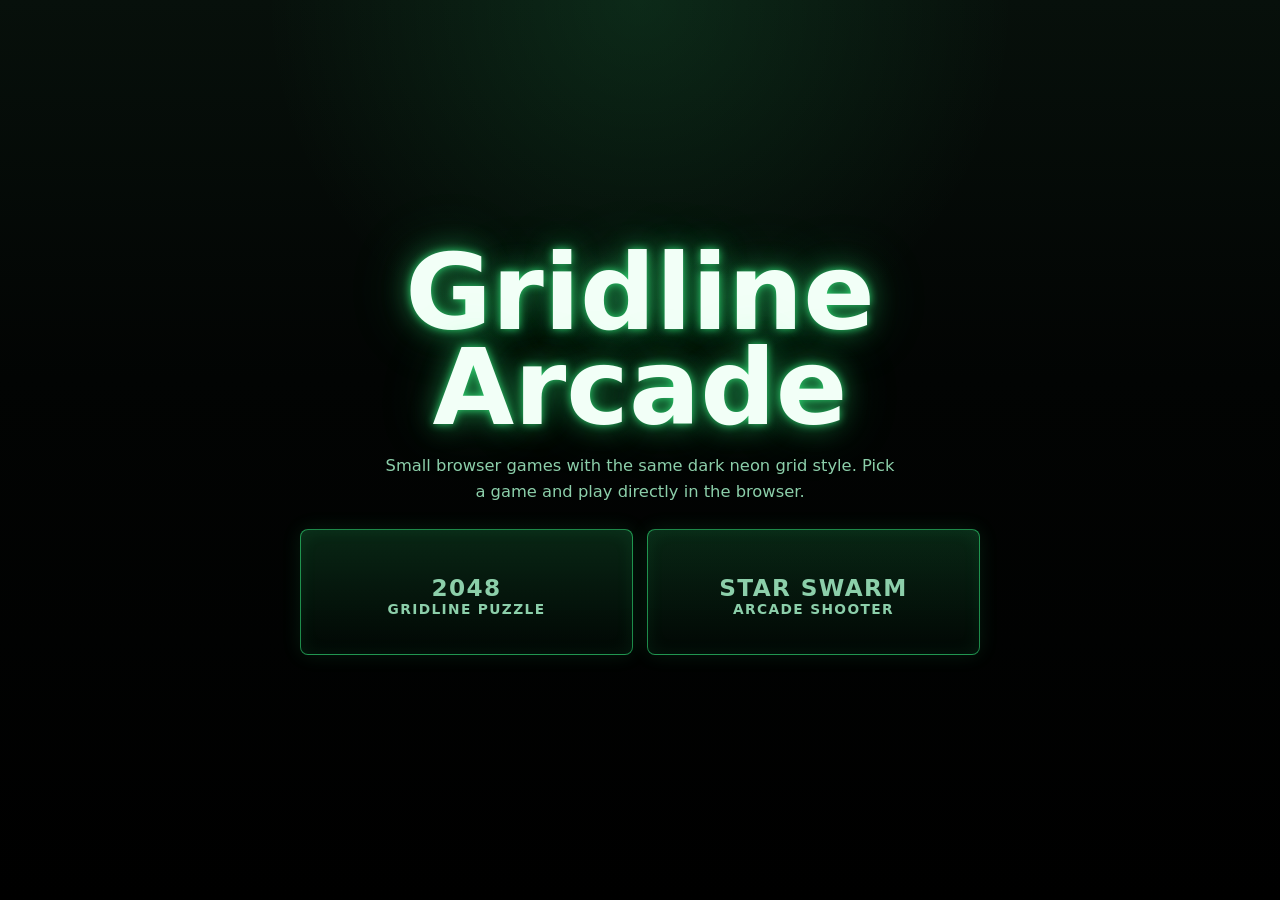
<file: index.html>
<!DOCTYPE html>
<html lang="en">
<head>
  <meta charset="UTF-8">
  <meta name="viewport" content="width=device-width, initial-scale=1.0">
  <title>Gridline Arcade</title>
  <style>
    :root {
      color-scheme: dark;
      --bg: #020403;
      --charcoal: #07100b;
      --panel: rgba(4, 20, 12, 0.88);
      --neon: #39ff88;
      --neon-mid: rgba(57, 255, 136, 0.52);
      --text: #e8fff2;
      --muted: #8ccfaa;
      --radius: 8px;
      font-family: "Segoe UI", system-ui, -apple-system, BlinkMacSystemFont, sans-serif;
    }

    * {
      box-sizing: border-box;
    }

    body {
      min-height: 100vh;
      margin: 0;
      background:
        radial-gradient(circle at 50% 0%, rgba(57, 255, 136, 0.11), transparent 34%),
        linear-gradient(180deg, var(--charcoal) 0%, var(--bg) 42%, #000 100%);
      color: var(--text);
      display: grid;
      place-items: center;
      padding: 28px 16px;
    }

    main {
      width: min(100%, 680px);
      text-align: center;
    }

    h1 {
      margin: 0;
      font-size: clamp(3rem, 12vw, 6.6rem);
      line-height: 0.9;
      letter-spacing: 0;
      color: #f2fff7;
      text-shadow:
        0 0 8px rgba(57, 255, 136, 0.75),
        0 0 28px rgba(57, 255, 136, 0.45),
        0 0 64px rgba(57, 255, 136, 0.22);
    }

    p {
      color: var(--muted);
      font-size: 1.02rem;
      line-height: 1.6;
      margin: 18px auto 24px;
      max-width: 32rem;
    }

    .games {
      display: grid;
      grid-template-columns: repeat(2, minmax(0, 1fr));
      gap: 14px;
    }

    a {
      border: 1px solid var(--neon-mid);
      border-radius: var(--radius);
      background: linear-gradient(180deg, rgba(57, 255, 136, 0.14), rgba(2, 10, 6, 0.7));
      box-shadow: inset 0 0 18px rgba(57, 255, 136, 0.08), 0 0 20px rgba(57, 255, 136, 0.1);
      color: var(--text);
      display: grid;
      min-height: 126px;
      padding: 20px;
      place-items: center;
      text-decoration: none;
      transition: transform 140ms ease, background 140ms ease, box-shadow 140ms ease;
    }

    a:hover,
    a:focus-visible {
      background: rgba(57, 255, 136, 0.15);
      box-shadow: 0 0 26px rgba(57, 255, 136, 0.34), inset 0 0 16px rgba(57, 255, 136, 0.12);
      outline: none;
      transform: translateY(-1px);
    }

    strong {
      display: block;
      font-size: 1.45rem;
      line-height: 1.1;
    }

    span {
      color: var(--muted);
      display: block;
      font-size: 0.86rem;
      font-weight: 700;
      letter-spacing: 0.1em;
      margin-top: 8px;
      text-transform: uppercase;
    }

    @media (max-width: 560px) {
      .games {
        grid-template-columns: 1fr;
      }
    }
  </style>
</head>
<body>
  <main>
    <h1>Gridline Arcade</h1>
    <p>Small browser games with the same dark neon grid style. Pick a game and play directly in the browser.</p>
    <div class="games" aria-label="Game list">
      <a href="2048.html">
        <span>
          <strong>2048</strong>
          Gridline puzzle
        </span>
      </a>
      <a href="star-swarm.html">
        <span>
          <strong>Star Swarm</strong>
          Arcade shooter
        </span>
      </a>
    </div>
  </main>
</body>
</html>
</file>
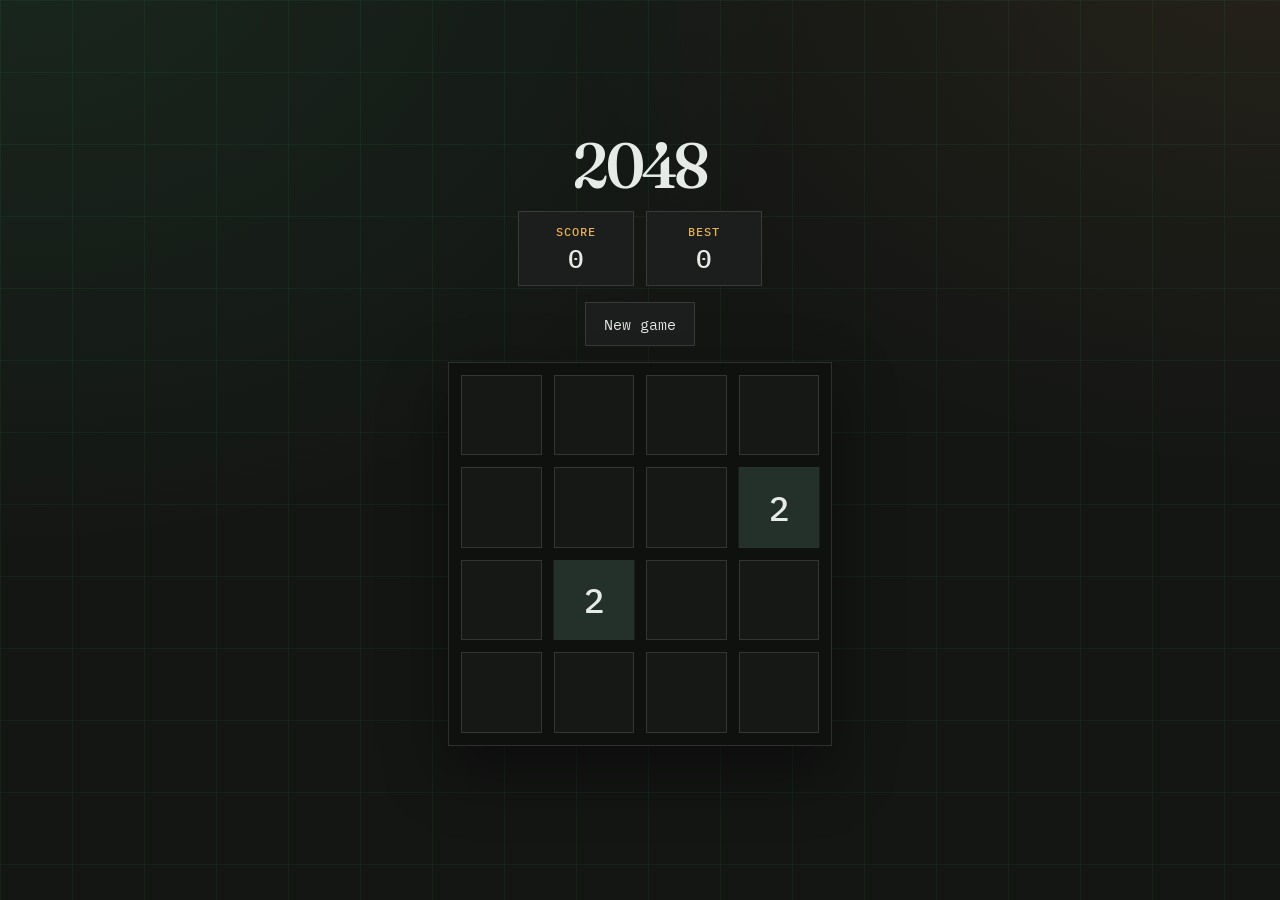
<file: desktop/www/index.html>
<!DOCTYPE html>
<html lang="en" data-theme="dark">
<head>
  <meta charset="utf-8">
  <meta name="viewport" content="width=device-width, initial-scale=1">
  <meta name="theme-color" content="#141614">
  <title>2048</title>
  <link rel="icon" href="favicon.svg" type="image/svg+xml">
  <link rel="stylesheet" href="base.css">
  <link rel="stylesheet" href="game.css">
  <link rel="stylesheet" href="app.css">
</head>
<body>
  <main id="main">
    <section class="section game-page" aria-labelledby="page-title">
      <div class="wrap game-wrap">
        <h1 id="page-title">2048</h1>
        <div class="game-scores" aria-live="polite">
          <p class="game-score">
            <span>Score</span>
            <strong id="score">0</strong>
          </p>
          <p class="game-score">
            <span>Best</span>
            <strong id="best">0</strong>
          </p>
        </div>
        <button type="button" class="game-new" id="new-game">New game</button>
        <div class="game-panel">
          <div class="game-board" id="board" role="grid" aria-label="2048 board">
            <div class="game-cells" id="cells"></div>
            <div class="game-tiles" id="tile-layer"></div>
          </div>
          <div class="game-message" id="game-message" hidden>
            <strong id="game-message-title">Game over</strong>
            <span id="game-message-text">No more moves remain.</span>
            <button type="button" id="game-message-button">New game</button>
          </div>
        </div>
      </div>
    </section>
  </main>
  <script src="game.js"></script>
</body>
</html>
</file>
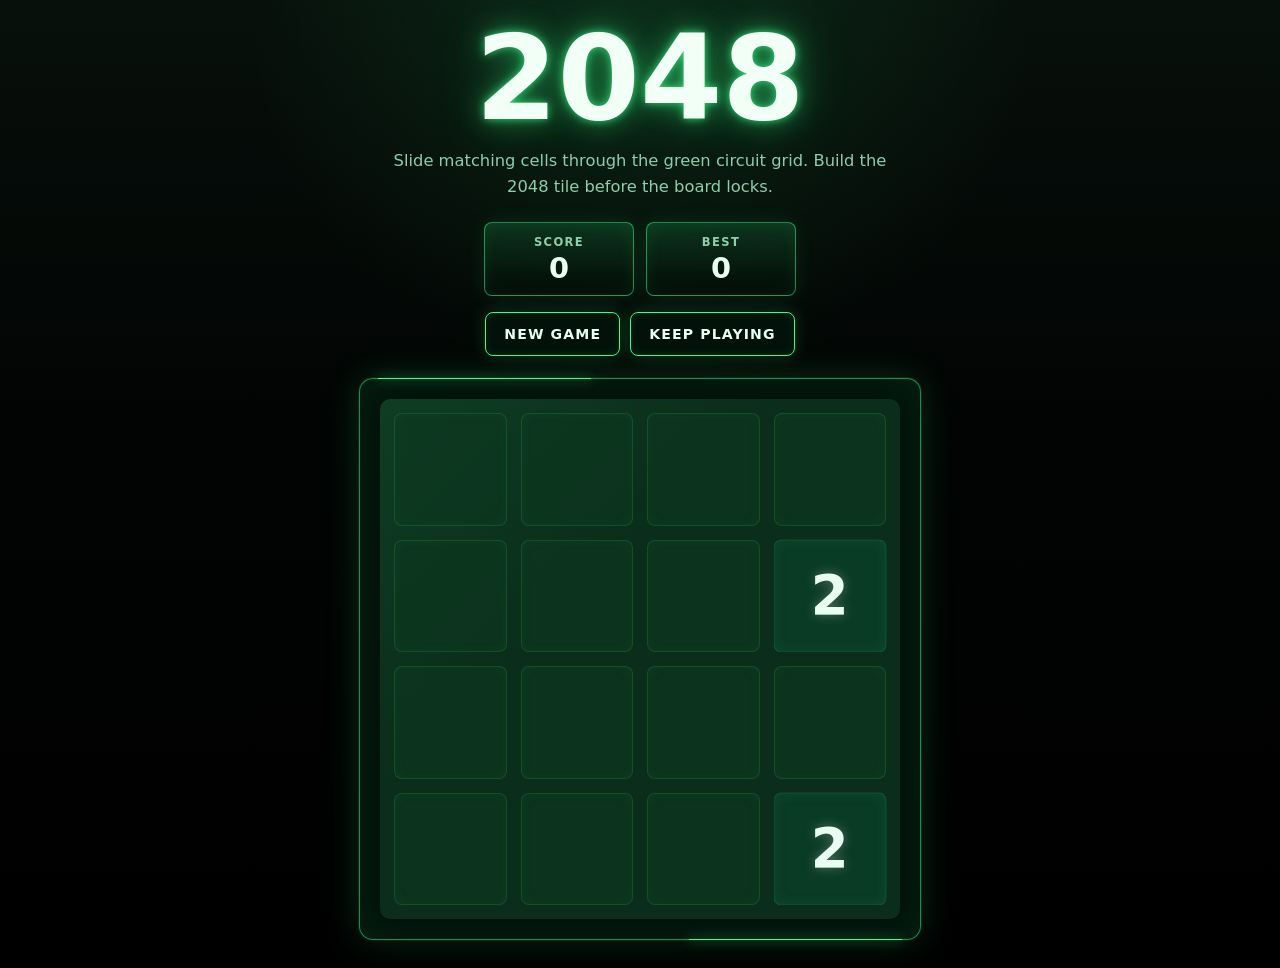
<file: 2048.html>
<!DOCTYPE html>
<html lang="en">
<head>
  <meta charset="UTF-8">
  <meta name="viewport" content="width=device-width, initial-scale=1.0">
  <title>2048 Gridline</title>
  <style>
    :root {
      color-scheme: dark;
      --bg: #020403;
      --charcoal: #07100b;
      --panel: rgba(4, 20, 12, 0.88);
      --panel-strong: rgba(8, 37, 22, 0.94);
      --grid: #0b2d1b;
      --neon: #39ff88;
      --neon-soft: rgba(57, 255, 136, 0.26);
      --neon-mid: rgba(57, 255, 136, 0.52);
      --text: #e8fff2;
      --muted: #8ccfaa;
      --danger: #ff4f7b;
      --tile-empty: rgba(13, 55, 32, 0.62);
      --radius: 8px;
      --board-size: min(88vw, 520px);
      font-family: "Segoe UI", system-ui, -apple-system, BlinkMacSystemFont, sans-serif;
    }

    * {
      box-sizing: border-box;
    }

    body {
      min-height: 100vh;
      margin: 0;
      background:
        radial-gradient(circle at 50% 0%, rgba(57, 255, 136, 0.11), transparent 34%),
        linear-gradient(180deg, var(--charcoal) 0%, var(--bg) 42%, #000 100%);
      color: var(--text);
      display: grid;
      place-items: center;
      padding: 28px 16px;
      overflow-x: hidden;
    }

    .game-shell {
      width: min(100%, 640px);
      display: grid;
      grid-template-columns: 1fr;
      justify-items: center;
      gap: 22px;
    }

    .hud {
      min-width: 0;
      text-align: center;
      width: 100%;
    }

    h1 {
      margin: 0;
      font-size: clamp(3.6rem, 13vw, 7.4rem);
      line-height: 0.86;
      letter-spacing: 0;
      color: #f2fff7;
      text-shadow:
        0 0 8px rgba(57, 255, 136, 0.75),
        0 0 28px rgba(57, 255, 136, 0.45),
        0 0 64px rgba(57, 255, 136, 0.22);
    }

    .subtitle {
      max-width: 31rem;
      color: var(--muted);
      font-size: 1.02rem;
      line-height: 1.6;
      margin: 18px auto 22px;
    }

    .scores {
      display: grid;
      grid-template-columns: repeat(2, minmax(0, 150px));
      justify-content: center;
      gap: 12px;
      margin-bottom: 16px;
    }

    .score-box {
      border: 1px solid var(--neon-mid);
      background: linear-gradient(180deg, rgba(57, 255, 136, 0.14), rgba(2, 10, 6, 0.7));
      border-radius: var(--radius);
      padding: 12px 14px;
      box-shadow: inset 0 0 18px rgba(57, 255, 136, 0.08), 0 0 20px rgba(57, 255, 136, 0.1);
    }

    .score-label {
      color: var(--muted);
      display: block;
      font-size: 0.72rem;
      font-weight: 700;
      letter-spacing: 0.12em;
      text-transform: uppercase;
    }

    .score-value {
      display: block;
      font-size: 1.8rem;
      font-weight: 800;
      line-height: 1.05;
      margin-top: 4px;
    }

    .controls {
      display: flex;
      flex-wrap: wrap;
      justify-content: center;
      gap: 10px;
    }

    button {
      appearance: none;
      border: 1px solid var(--neon);
      border-radius: var(--radius);
      background: rgba(4, 18, 11, 0.92);
      color: var(--text);
      cursor: pointer;
      font: inherit;
      font-size: 0.88rem;
      font-weight: 800;
      min-height: 44px;
      padding: 0 18px;
      text-transform: uppercase;
      letter-spacing: 0.08em;
      box-shadow: 0 0 18px rgba(57, 255, 136, 0.18), inset 0 0 12px rgba(57, 255, 136, 0.08);
      transition: transform 140ms ease, background 140ms ease, box-shadow 140ms ease;
    }

    button:hover,
    button:focus-visible {
      background: rgba(57, 255, 136, 0.15);
      box-shadow: 0 0 26px rgba(57, 255, 136, 0.34), inset 0 0 16px rgba(57, 255, 136, 0.12);
      outline: none;
      transform: translateY(-1px);
    }

    .board-panel {
      position: relative;
      border: 1px solid var(--neon-mid);
      border-radius: 14px;
      background: var(--panel);
      padding: clamp(12px, 2.2vw, 20px);
      box-shadow:
        0 0 0 1px rgba(57, 255, 136, 0.08),
        0 0 36px rgba(57, 255, 136, 0.17),
        inset 0 0 44px rgba(57, 255, 136, 0.07);
      width: fit-content;
    }

    .board-panel::before,
    .board-panel::after {
      content: "";
      position: absolute;
      width: 38%;
      height: 1px;
      background: var(--neon);
      box-shadow: 0 0 12px var(--neon);
      pointer-events: none;
    }

    .board-panel::before {
      left: 18px;
      top: -1px;
    }

    .board-panel::after {
      right: 18px;
      bottom: -1px;
    }

    .board {
      --board-gap: clamp(8px, 1.8vw, 14px);
      --board-pad: clamp(8px, 1.8vw, 14px);
      width: var(--board-size);
      height: var(--board-size);
      max-width: 100%;
      max-height: calc(100vh - 72px);
      aspect-ratio: 1;
      position: relative;
      border-radius: 10px;
      background:
        linear-gradient(135deg, rgba(57, 255, 136, 0.08), transparent 38%),
        var(--grid);
      padding: var(--board-pad);
      touch-action: none;
      user-select: none;
    }

    .cells,
    .tile-layer {
      position: absolute;
      inset: var(--board-pad);
    }

    .cells {
      display: grid;
      grid-template-columns: repeat(4, 1fr);
      grid-template-rows: repeat(4, 1fr);
      gap: var(--board-gap);
    }

    .cell {
      background: var(--tile-empty);
      border: 1px solid rgba(57, 255, 136, 0.14);
      border-radius: 8px;
      box-shadow: inset 0 0 14px rgba(57, 255, 136, 0.04);
    }

    .tile-layer {
      pointer-events: none;
      z-index: 2;
    }

    .tile {
      --cell-size: calc((100% - (var(--board-gap) * 3)) / 4);
      height: var(--cell-size);
      left: 0;
      position: absolute;
      top: 0;
      transition: transform 165ms cubic-bezier(0.22, 0.78, 0.22, 1);
      width: var(--cell-size);
      will-change: transform;
    }

    .tile.no-transition {
      transition: none;
    }

    .tile-inner {
      align-items: center;
      background: #0a3b24;
      border: 1px solid rgba(57, 255, 136, 0.14);
      border-radius: 8px;
      color: var(--text);
      display: flex;
      font-size: clamp(1.35rem, 7vw, 3.4rem);
      font-weight: 900;
      height: 100%;
      justify-content: center;
      line-height: 1;
      min-width: 0;
      overflow: hidden;
      position: relative;
      text-shadow: 0 0 12px rgba(255, 255, 255, 0.28);
      transition: background 120ms ease, box-shadow 120ms ease;
      width: 100%;
    }

    .tile.new .tile-inner {
      animation: spawn 190ms cubic-bezier(0.18, 0.88, 0.32, 1.18);
    }

    .tile.merge .tile-inner {
      animation: pulse 220ms cubic-bezier(0.18, 0.88, 0.32, 1.18);
    }

    .tile[data-value="2"] .tile-inner { background: #0a3b24; box-shadow: inset 0 0 14px rgba(57,255,136,.08); }
    .tile[data-value="4"] .tile-inner { background: #0b4a2b; box-shadow: inset 0 0 16px rgba(57,255,136,.1); }
    .tile[data-value="8"] .tile-inner { background: #0d5d35; box-shadow: 0 0 12px rgba(57,255,136,.12), inset 0 0 18px rgba(57,255,136,.12); }
    .tile[data-value="16"] .tile-inner { background: #0f7441; box-shadow: 0 0 16px rgba(57,255,136,.16), inset 0 0 20px rgba(57,255,136,.14); }
    .tile[data-value="32"] .tile-inner { background: #12894d; box-shadow: 0 0 20px rgba(57,255,136,.2), inset 0 0 22px rgba(57,255,136,.16); }
    .tile[data-value="64"] .tile-inner { background: #14a05b; box-shadow: 0 0 24px rgba(57,255,136,.24), inset 0 0 24px rgba(57,255,136,.2); }
    .tile[data-value="128"] .tile-inner { background: #16b668; font-size: clamp(1.15rem, 6vw, 2.8rem); box-shadow: 0 0 28px rgba(57,255,136,.3); }
    .tile[data-value="256"] .tile-inner { background: #18cb74; font-size: clamp(1.15rem, 6vw, 2.8rem); box-shadow: 0 0 34px rgba(57,255,136,.36); }
    .tile[data-value="512"] .tile-inner { background: #1be782; color: #021107; font-size: clamp(1.15rem, 6vw, 2.8rem); box-shadow: 0 0 40px rgba(57,255,136,.44); }
    .tile[data-value="1024"] .tile-inner { background: #7cffb3; color: #021107; font-size: clamp(0.95rem, 5vw, 2.35rem); box-shadow: 0 0 46px rgba(124,255,179,.5); }
    .tile[data-value="2048"] .tile-inner { background: #eafff2; color: #031209; font-size: clamp(0.95rem, 5vw, 2.35rem); box-shadow: 0 0 58px rgba(234,255,242,.64); }

    .message {
      position: absolute;
      inset: clamp(12px, 2.2vw, 20px);
      align-items: center;
      background: rgba(1, 9, 5, 0.88);
      border: 1px solid var(--neon);
      border-radius: 10px;
      display: none;
      flex-direction: column;
      justify-content: center;
      padding: 24px;
      text-align: center;
      z-index: 5;
    }

    .message.show {
      display: flex;
    }

    .message strong {
      color: var(--neon);
      font-size: clamp(2rem, 8vw, 4rem);
      line-height: 1;
      text-shadow: 0 0 24px var(--neon-mid);
      text-transform: uppercase;
    }

    .message span {
      color: var(--muted);
      margin: 12px 0 20px;
    }

    @keyframes spawn {
      from { opacity: 0; transform: scale(0.72); }
      to { opacity: 1; transform: scale(1); }
    }

    @keyframes pulse {
      0% { transform: scale(1); }
      55% { transform: scale(1.08); }
      100% { transform: scale(1); }
    }

    @media (max-width: 820px) {
      body {
        align-items: start;
        padding-top: 20px;
      }

      .game-shell {
        gap: 18px;
      }

      .subtitle {
        margin: 16px 0 20px;
      }

      .scores {
        grid-template-columns: repeat(2, minmax(0, 1fr));
      }

      .board-panel {
        margin: 0 auto;
      }
    }
  </style>
</head>
<body>
  <main class="game-shell" aria-label="2048 Gridline game">
    <section class="hud">
      <h1>2048</h1>
      <p class="subtitle">Slide matching cells through the green circuit grid. Build the 2048 tile before the board locks.</p>

      <div class="scores" aria-live="polite">
        <div class="score-box">
          <span class="score-label">Score</span>
          <span class="score-value" id="score">0</span>
        </div>
        <div class="score-box">
          <span class="score-label">Best</span>
          <span class="score-value" id="best">0</span>
        </div>
      </div>

      <div class="controls">
        <button type="button" id="newGame">New Game</button>
        <button type="button" id="keepPlaying">Keep Playing</button>
      </div>
    </section>

    <section class="board-panel">
      <div class="board" id="board" role="grid" aria-label="2048 board">
        <div class="cells" id="cells"></div>
        <div class="tile-layer" id="tileLayer"></div>
      </div>
      <div class="message" id="message" aria-live="assertive">
        <strong id="messageTitle">Game Over</strong>
        <span id="messageText">No more moves remain.</span>
        <button type="button" id="messageButton">Restart</button>
      </div>
    </section>
  </main>

  <script>
    const size = 4;
    const moveDuration = 165;
    const storageKey = "tron-2048-best";
    const boardElement = document.getElementById("board");
    const cellsElement = document.getElementById("cells");
    const tileLayer = document.getElementById("tileLayer");
    const scoreElement = document.getElementById("score");
    const bestElement = document.getElementById("best");
    const messageElement = document.getElementById("message");
    const messageTitle = document.getElementById("messageTitle");
    const messageText = document.getElementById("messageText");
    const messageButton = document.getElementById("messageButton");
    const newGameButton = document.getElementById("newGame");
    const keepPlayingButton = document.getElementById("keepPlaying");
    const nextFrame = window.requestAnimationFrame || ((callback) => window.setTimeout(callback, 16));

    let board = [];
    let score = 0;
    let best = Number(localStorage.getItem(storageKey)) || 0;
    let won = false;
    let gameOver = false;
    let animating = false;
    let touchStart = null;

    bestElement.textContent = best;

    for (let index = 0; index < size * size; index += 1) {
      const cell = document.createElement("div");
      cell.className = "cell";
      cell.setAttribute("role", "presentation");
      cellsElement.appendChild(cell);
    }

    function createEmptyBoard() {
      return Array.from({ length: size }, () => Array(size).fill(0));
    }

    function startGame() {
      board = createEmptyBoard();
      score = 0;
      won = false;
      gameOver = false;
      animating = false;
      messageElement.classList.remove("show");
      addRandomTile();
      const newCell = addRandomTile();
      renderTiles(newCell);
      updateScores();
    }

    function addRandomTile() {
      const empty = [];
      for (let row = 0; row < size; row += 1) {
        for (let col = 0; col < size; col += 1) {
          if (board[row][col] === 0) {
            empty.push({ row, col });
          }
        }
      }

      if (!empty.length) return;
      const cell = empty[Math.floor(Math.random() * empty.length)];
      board[cell.row][cell.col] = Math.random() < 0.9 ? 2 : 4;
      return cell;
    }

    function updateScores() {
      scoreElement.textContent = score;
      bestElement.textContent = best;
    }

    function translateFor(row, col) {
      const xGap = col ? ` + ${Array(col).fill("var(--board-gap)").join(" + ")}` : "";
      const yGap = row ? ` + ${Array(row).fill("var(--board-gap)").join(" + ")}` : "";
      return `translate(calc(${col * 100}%${xGap}), calc(${row * 100}%${yGap}))`;
    }

    function positionTile(tile, row, col) {
      tile.style.transform = translateFor(row, col);
    }

    function createTile(value, row, col, className = "") {
      const tile = document.createElement("div");
      tile.className = `tile ${className}`.trim();
      tile.dataset.value = String(value);
      positionTile(tile, row, col);
      tile.setAttribute("role", "gridcell");
      tile.setAttribute("aria-label", String(value));

      const inner = document.createElement("div");
      inner.className = "tile-inner";
      inner.textContent = value;
      tile.appendChild(inner);
      return tile;
    }

    function renderTiles(newCell, mergeCells = new Set(), delayMerge = false) {
      tileLayer.innerHTML = "";
      const delayedMergeTiles = [];
      for (let row = 0; row < size; row += 1) {
        for (let col = 0; col < size; col += 1) {
          const value = board[row][col];
          if (!value) continue;

          const key = `${row}-${col}`;
          const isMerge = mergeCells.has(key);
          const classes = [
            newCell && newCell.row === row && newCell.col === col ? "new" : "",
            isMerge && !delayMerge ? "merge" : ""
          ].filter(Boolean).join(" ");

          const tile = createTile(value, row, col, classes);
          if (isMerge && delayMerge) delayedMergeTiles.push(tile);
          tileLayer.appendChild(tile);
        }
      }

      if (delayedMergeTiles.length) {
        nextFrame(() => {
          delayedMergeTiles.forEach((tile) => tile.classList.add("merge"));
        });
      }
    }

    function lineCells(direction, index) {
      const cells = [];
      for (let offset = 0; offset < size; offset += 1) {
        if (direction === "left") cells.push({ row: index, col: offset });
        if (direction === "right") cells.push({ row: index, col: size - 1 - offset });
        if (direction === "up") cells.push({ row: offset, col: index });
        if (direction === "down") cells.push({ row: size - 1 - offset, col: index });
      }
      return cells;
    }

    function buildMove(direction) {
      const next = createEmptyBoard();
      const moves = [];
      const mergeCells = new Set();
      let gained = 0;

      for (let index = 0; index < size; index += 1) {
        const cells = lineCells(direction, index);
        const tiles = cells
          .map((cell) => ({ ...cell, value: board[cell.row][cell.col] }))
          .filter((cell) => cell.value);
        let target = 0;

        for (let tileIndex = 0; tileIndex < tiles.length; tileIndex += 1) {
          const current = tiles[tileIndex];
          const destination = cells[target];

          if (tiles[tileIndex + 1] && tiles[tileIndex + 1].value === current.value) {
            const nextTile = tiles[tileIndex + 1];
            const mergedValue = current.value * 2;
            next[destination.row][destination.col] = mergedValue;
            gained += mergedValue;
            mergeCells.add(`${destination.row}-${destination.col}`);
            moves.push({ value: current.value, from: current, to: destination });
            moves.push({ value: nextTile.value, from: nextTile, to: destination });
            tileIndex += 1;
          } else {
            next[destination.row][destination.col] = current.value;
            moves.push({ value: current.value, from: current, to: destination });
          }

          target += 1;
        }
      }

      return {
        changed: JSON.stringify(next) !== JSON.stringify(board),
        gained,
        mergeCells,
        moves,
        next
      };
    }

    function animateMoves(moves) {
      tileLayer.innerHTML = "";

      moves.forEach((moveItem) => {
        const tile = createTile(moveItem.value, moveItem.from.row, moveItem.from.col, "no-transition");
        tileLayer.appendChild(tile);
        tile.offsetHeight;
        tile.classList.remove("no-transition");
        positionTile(tile, moveItem.to.row, moveItem.to.col);
      });
    }

    function move(direction) {
      if (gameOver || animating) return;

      const plannedMove = buildMove(direction);
      if (!plannedMove.changed) return;

      animating = true;
      messageElement.classList.remove("show");
      animateMoves(plannedMove.moves);

      score += plannedMove.gained;
      if (score > best) {
        best = score;
        localStorage.setItem(storageKey, String(best));
      }
      updateScores();

      window.setTimeout(() => {
        board = plannedMove.next;
        const newCell = addRandomTile();
        renderTiles(newCell, plannedMove.mergeCells, true);
        animating = false;
        updateState();
      }, moveDuration);
    }

    function updateState() {
      if (!won && board.some((row) => row.includes(2048))) {
        won = true;
        showMessage("Access Granted", "You reached 2048. Keep pushing the grid or start fresh.", false);
        return;
      }

      if (!canMove()) {
        gameOver = true;
        showMessage("Game Over", "No more moves remain in the grid.", true);
      }
    }

    function canMove() {
      for (let row = 0; row < size; row += 1) {
        for (let col = 0; col < size; col += 1) {
          if (board[row][col] === 0) return true;
          if (col < size - 1 && board[row][col] === board[row][col + 1]) return true;
          if (row < size - 1 && board[row][col] === board[row + 1][col]) return true;
        }
      }
      return false;
    }

    function showMessage(title, text, restartOnly) {
      messageTitle.textContent = title;
      messageText.textContent = text;
      messageButton.textContent = restartOnly ? "Restart" : "Continue";
      messageElement.classList.add("show");
    }

    function continueGame() {
      messageElement.classList.remove("show");
    }

    document.addEventListener("keydown", (event) => {
      const keyMap = {
        ArrowUp: "up",
        ArrowRight: "right",
        ArrowDown: "down",
        ArrowLeft: "left",
        w: "up",
        d: "right",
        s: "down",
        a: "left",
        W: "up",
        D: "right",
        S: "down",
        A: "left"
      };

      const direction = keyMap[event.key];
      if (!direction) return;
      event.preventDefault();
      move(direction);
    });

    boardElement.addEventListener("pointerdown", (event) => {
      touchStart = { x: event.clientX, y: event.clientY };
    });

    boardElement.addEventListener("pointerup", (event) => {
      if (!touchStart) return;

      const dx = event.clientX - touchStart.x;
      const dy = event.clientY - touchStart.y;
      const absX = Math.abs(dx);
      const absY = Math.abs(dy);
      touchStart = null;

      if (Math.max(absX, absY) < 24) return;
      move(absX > absY ? (dx > 0 ? "right" : "left") : (dy > 0 ? "down" : "up"));
    });

    newGameButton.addEventListener("click", startGame);
    keepPlayingButton.addEventListener("click", continueGame);
    messageButton.addEventListener("click", () => {
      if (gameOver) {
        startGame();
      } else {
        continueGame();
      }
    });

    startGame();
  </script>
</body>
</html>
</file>
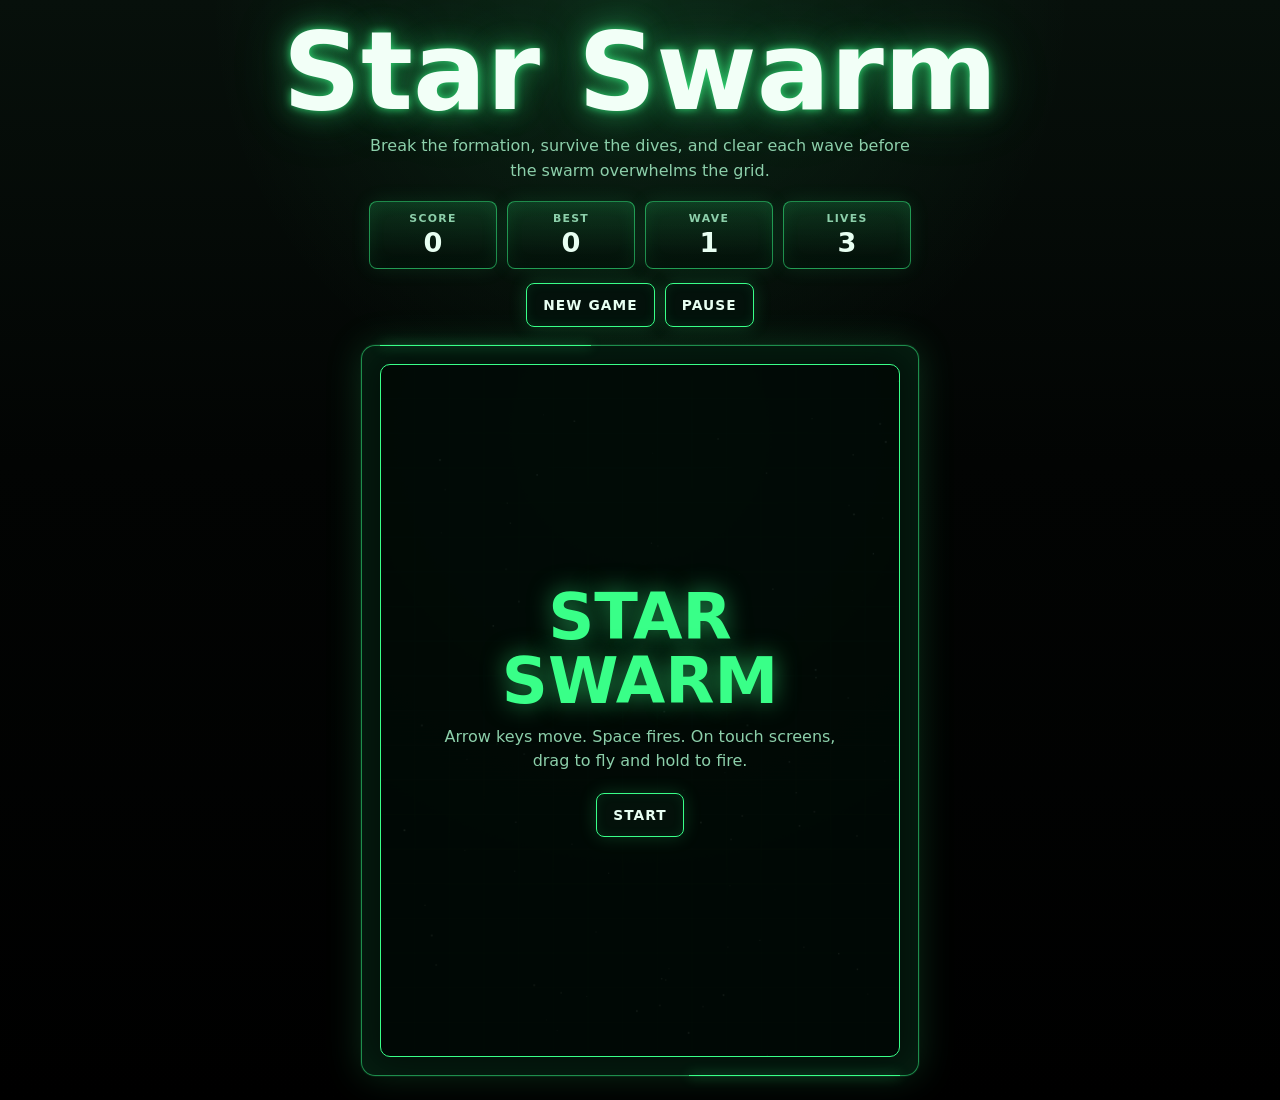
<file: star-swarm.html>
<!DOCTYPE html>
<html lang="en">
<head>
  <meta charset="UTF-8">
  <meta name="viewport" content="width=device-width, initial-scale=1.0, viewport-fit=cover">
  <title>Star Swarm</title>
  <style>
    :root {
      color-scheme: dark;
      --bg: #020403;
      --charcoal: #07100b;
      --panel: rgba(4, 20, 12, 0.88);
      --panel-strong: rgba(8, 37, 22, 0.94);
      --grid: #0b2d1b;
      --neon: #39ff88;
      --neon-soft: rgba(57, 255, 136, 0.26);
      --neon-mid: rgba(57, 255, 136, 0.52);
      --text: #e8fff2;
      --muted: #8ccfaa;
      --danger: #ff4f7b;
      --warning: #ffe66d;
      --radius: 8px;
      --field-width: min(94vw, 520px);
      font-family: "Segoe UI", system-ui, -apple-system, BlinkMacSystemFont, sans-serif;
    }

    * {
      box-sizing: border-box;
    }

    html,
    body {
      min-height: 100%;
    }

    body {
      min-height: 100vh;
      margin: 0;
      background:
        radial-gradient(circle at 50% 0%, rgba(57, 255, 136, 0.11), transparent 34%),
        linear-gradient(180deg, var(--charcoal) 0%, var(--bg) 42%, #000 100%);
      color: var(--text);
      display: grid;
      place-items: center;
      padding: 24px 14px;
      overflow-x: hidden;
    }

    .game-shell {
      width: min(100%, 720px);
      display: grid;
      justify-items: center;
      gap: 18px;
    }

    .hud {
      min-width: 0;
      text-align: center;
      width: 100%;
    }

    h1 {
      margin: 0;
      font-size: clamp(3rem, 11vw, 6.8rem);
      line-height: 0.88;
      letter-spacing: 0;
      color: #f2fff7;
      text-shadow:
        0 0 8px rgba(57, 255, 136, 0.75),
        0 0 28px rgba(57, 255, 136, 0.45),
        0 0 64px rgba(57, 255, 136, 0.22);
    }

    .subtitle {
      max-width: 34rem;
      color: var(--muted);
      font-size: 1rem;
      line-height: 1.55;
      margin: 14px auto 18px;
    }

    .scores {
      display: grid;
      grid-template-columns: repeat(4, minmax(0, 128px));
      justify-content: center;
      gap: 10px;
      margin-bottom: 14px;
    }

    .score-box {
      border: 1px solid var(--neon-mid);
      background: linear-gradient(180deg, rgba(57, 255, 136, 0.14), rgba(2, 10, 6, 0.7));
      border-radius: var(--radius);
      padding: 10px 12px;
      box-shadow: inset 0 0 18px rgba(57, 255, 136, 0.08), 0 0 20px rgba(57, 255, 136, 0.1);
      min-width: 0;
    }

    .score-label {
      color: var(--muted);
      display: block;
      font-size: 0.68rem;
      font-weight: 700;
      letter-spacing: 0.12em;
      text-transform: uppercase;
    }

    .score-value {
      display: block;
      font-size: clamp(1.15rem, 4vw, 1.7rem);
      font-weight: 800;
      line-height: 1.05;
      margin-top: 4px;
      overflow: hidden;
      text-overflow: ellipsis;
    }

    .controls {
      display: flex;
      flex-wrap: wrap;
      justify-content: center;
      gap: 10px;
    }

    button {
      appearance: none;
      border: 1px solid var(--neon);
      border-radius: var(--radius);
      background: rgba(4, 18, 11, 0.92);
      color: var(--text);
      cursor: pointer;
      font: inherit;
      font-size: 0.86rem;
      font-weight: 800;
      min-height: 44px;
      padding: 0 16px;
      text-transform: uppercase;
      letter-spacing: 0.08em;
      box-shadow: 0 0 18px rgba(57, 255, 136, 0.18), inset 0 0 12px rgba(57, 255, 136, 0.08);
      transition: transform 140ms ease, background 140ms ease, box-shadow 140ms ease;
    }

    button:hover,
    button:focus-visible {
      background: rgba(57, 255, 136, 0.15);
      box-shadow: 0 0 26px rgba(57, 255, 136, 0.34), inset 0 0 16px rgba(57, 255, 136, 0.12);
      outline: none;
      transform: translateY(-1px);
    }

    .board-panel {
      position: relative;
      border: 1px solid var(--neon-mid);
      border-radius: 14px;
      background: var(--panel);
      padding: clamp(10px, 2vw, 18px);
      box-shadow:
        0 0 0 1px rgba(57, 255, 136, 0.08),
        0 0 36px rgba(57, 255, 136, 0.17),
        inset 0 0 44px rgba(57, 255, 136, 0.07);
      width: fit-content;
    }

    .board-panel::before,
    .board-panel::after {
      content: "";
      position: absolute;
      width: 38%;
      height: 1px;
      background: var(--neon);
      box-shadow: 0 0 12px var(--neon);
      pointer-events: none;
    }

    .board-panel::before {
      left: 18px;
      top: -1px;
    }

    .board-panel::after {
      right: 18px;
      bottom: -1px;
    }

    .game-field {
      width: var(--field-width);
      aspect-ratio: 3 / 4;
      max-height: calc(100vh - 48px);
      display: block;
      border-radius: 10px;
      background:
        linear-gradient(135deg, rgba(57, 255, 136, 0.08), transparent 38%),
        var(--grid);
      touch-action: none;
      user-select: none;
    }

    .message {
      position: absolute;
      inset: clamp(10px, 2vw, 18px);
      align-items: center;
      background: rgba(1, 9, 5, 0.88);
      border: 1px solid var(--neon);
      border-radius: 10px;
      display: none;
      flex-direction: column;
      justify-content: center;
      padding: 24px;
      text-align: center;
      z-index: 5;
    }

    .message.show {
      display: flex;
    }

    .message strong {
      color: var(--neon);
      font-size: clamp(2rem, 8vw, 4rem);
      line-height: 1;
      text-shadow: 0 0 24px var(--neon-mid);
      text-transform: uppercase;
    }

    .message span {
      color: var(--muted);
      line-height: 1.5;
      margin: 12px 0 20px;
      max-width: 25rem;
    }

    @media (max-width: 700px) {
      body {
        align-items: start;
        padding: 16px 10px;
      }

      .game-shell {
        gap: 14px;
      }

      .subtitle {
        font-size: 0.95rem;
        margin: 12px auto 14px;
      }

      .scores {
        grid-template-columns: repeat(2, minmax(0, 1fr));
      }

      .controls button {
        flex: 1 1 130px;
      }
    }

    @media (max-width: 420px) {
      .subtitle {
        display: none;
      }

      .game-field {
        width: min(96vw, 520px);
      }
    }
  </style>
</head>
<body>
  <main class="game-shell" aria-label="Star Swarm game">
    <section class="hud">
      <h1>Star Swarm</h1>
      <p class="subtitle">Break the formation, survive the dives, and clear each wave before the swarm overwhelms the grid.</p>

      <div class="scores" aria-live="polite">
        <div class="score-box">
          <span class="score-label">Score</span>
          <span class="score-value" id="score">0</span>
        </div>
        <div class="score-box">
          <span class="score-label">Best</span>
          <span class="score-value" id="best">0</span>
        </div>
        <div class="score-box">
          <span class="score-label">Wave</span>
          <span class="score-value" id="wave">1</span>
        </div>
        <div class="score-box">
          <span class="score-label">Lives</span>
          <span class="score-value" id="lives">3</span>
        </div>
      </div>

      <div class="controls">
        <button type="button" id="newGame">New Game</button>
        <button type="button" id="pauseGame">Pause</button>
      </div>
    </section>

    <section class="board-panel">
      <canvas class="game-field" id="game" width="780" height="1040" aria-label="Star Swarm playfield"></canvas>
      <div class="message show" id="message" aria-live="assertive">
        <strong id="messageTitle">Star Swarm</strong>
        <span id="messageText">Arrow keys move. Space fires. On touch screens, drag to fly and hold to fire.</span>
        <button type="button" id="messageButton">Start</button>
      </div>
    </section>
  </main>

  <script>
    const storageKey = "star-swarm-best";
    const canvas = document.getElementById("game");
    const ctx = canvas.getContext("2d");
    const scoreElement = document.getElementById("score");
    const bestElement = document.getElementById("best");
    const waveElement = document.getElementById("wave");
    const livesElement = document.getElementById("lives");
    const messageElement = document.getElementById("message");
    const messageTitle = document.getElementById("messageTitle");
    const messageText = document.getElementById("messageText");
    const messageButton = document.getElementById("messageButton");
    const newGameButton = document.getElementById("newGame");
    const pauseButton = document.getElementById("pauseGame");
    const width = canvas.width;
    const height = canvas.height;
    const maxLives = 5;
    const bonusLifeEvery = 8000;
    const keys = new Set();
    const rand = (min, max) => min + Math.random() * (max - min);
    const clamp = (value, min, max) => Math.max(min, Math.min(max, value));

    let best = Number(localStorage.getItem(storageKey)) || 0;
    let score = 0;
    let wave = 1;
    let lives = 3;
    let nextBonusLife = bonusLifeEvery;
    let running = false;
    let paused = false;
    let gameOver = false;
    let lastTime = 0;
    let fireCooldown = 0;
    let diveTimer = 1.8;
    let enemyFireTimer = 0.8;
    let waveTimer = 0;
    let shake = 0;
    let tractorGrip = 0;
    let twinFireActive = false;
    let tractorUsedThisWave = false;
    let touchActive = false;
    let touchFiring = false;
    let player;
    let bullets = [];
    let enemyBullets = [];
    let enemies = [];
    let particles = [];
    let stars = [];

    bestElement.textContent = best;

    function resetPlayer() {
      player = {
        x: width / 2,
        y: height - 96,
        width: 54,
        height: 54,
        speed: 520,
        invincible: 1.7
      };
    }

    function createStars() {
      stars = Array.from({ length: 86 }, () => ({
        x: Math.random() * width,
        y: Math.random() * height,
        size: rand(1, 2.8),
        speed: rand(22, 84),
        alpha: rand(0.18, 0.74)
      }));
    }

    function createWave() {
      enemies = [];
      tractorUsedThisWave = false;
      const cols = 8;
      const rows = 4 + Math.min(2, Math.floor((wave - 1) / 3));
      const gapX = 76;
      const gapY = 62;
      const startX = width / 2 - ((cols - 1) * gapX) / 2;
      const startY = 112;

      for (let row = 0; row < rows; row += 1) {
        for (let col = 0; col < cols; col += 1) {
          enemies.push({
            homeX: startX + col * gapX,
            homeY: startY + row * gapY,
            x: startX + col * gapX,
            y: startY + row * gapY,
            row,
            col,
            size: row === 0 ? 42 : 38,
            alive: true,
            diving: false,
            tractor: false,
            tractorActive: false,
            capturedShip: false,
            diveT: 0,
            diveDuration: rand(1.7, 2.35),
            phase: rand(0, Math.PI * 2),
            value: row === 0 ? 180 : 100,
            shootCooldown: rand(2.3, 6.1)
          });
        }
      }

      diveTimer = Math.max(0.5, 1.7 - wave * 0.08);
      waveTimer = 1.4;
    }

    function startGame() {
      score = 0;
      wave = 1;
      lives = 3;
      nextBonusLife = bonusLifeEvery;
      bullets = [];
      enemyBullets = [];
      particles = [];
      twinFireActive = false;
      running = true;
      paused = false;
      gameOver = false;
      fireCooldown = 0;
      enemyFireTimer = 1.1;
      lastTime = performance.now();
      pauseButton.textContent = "Pause";
      messageElement.classList.remove("show");
      resetPlayer();
      createStars();
      createWave();
      updateHud();
      requestAnimationFrame(loop);
    }

    function updateHud() {
      scoreElement.textContent = score;
      bestElement.textContent = best;
      waveElement.textContent = wave;
      livesElement.textContent = lives;
    }

    function addScore(points) {
      score += points;
      while (score >= nextBonusLife) {
        if (lives < maxLives) {
          lives += 1;
          spawnParticles(player.x, player.y - 28, "#ffe66d", 24);
        }
        nextBonusLife += bonusLifeEvery;
      }
      updateHud();
    }

    function showMessage(title, text, action) {
      messageTitle.textContent = title;
      messageText.textContent = text;
      messageButton.textContent = action;
      messageElement.classList.add("show");
    }

    function togglePause() {
      if (!running || gameOver) return;
      paused = !paused;
      pauseButton.textContent = paused ? "Resume" : "Pause";
      if (paused) {
        showMessage("Paused", "The swarm is holding formation.", "Resume");
      } else {
        messageElement.classList.remove("show");
        lastTime = performance.now();
        requestAnimationFrame(loop);
      }
    }

    function fire() {
      if (fireCooldown > 0 || !running || paused || gameOver) return;
      const barrels = twinFireActive ? [-14, 14] : [0];
      barrels.forEach((offset) => {
        bullets.push({
          x: player.x + offset,
          y: player.y - 34,
          width: 6,
          height: 24,
          speed: 760
        });
      });
      fireCooldown = 0.18;
    }

    function spawnParticles(x, y, color, count) {
      for (let i = 0; i < count; i += 1) {
        particles.push({
          x,
          y,
          vx: rand(-180, 180),
          vy: rand(-180, 180),
          life: rand(0.32, 0.72),
          maxLife: 0.72,
          color,
          size: rand(2, 5)
        });
      }
    }

    function hitPlayer() {
      if (player.invincible > 0 || gameOver) return;
      lives -= 1;
      tractorGrip = 0;
      twinFireActive = false;
      shake = 14;
      spawnParticles(player.x, player.y, "#ff4f7b", 28);
      updateHud();

      if (lives <= 0) {
        endGame();
        return;
      }

      resetPlayer();
    }

    function capturePlayer(enemy) {
      if (player.invincible > 0 || !enemy || enemy.capturedShip || gameOver) return;
      lives -= 1;
      tractorGrip = 0;
      twinFireActive = false;
      shake = 12;
      enemy.capturedShip = true;
      enemy.tractor = false;
      enemy.tractorActive = false;
      enemy.diving = false;
      enemy.x = enemy.homeX;
      enemy.y = enemy.homeY;
      spawnParticles(player.x, player.y, "#ffe66d", 26);
      updateHud();

      if (lives <= 0) {
        endGame();
        return;
      }

      resetPlayer();
    }

    function endGame() {
      running = false;
      gameOver = true;
      if (score > best) {
        best = score;
        localStorage.setItem(storageKey, String(best));
      }
      updateHud();
      showMessage("Game Over", "Final score: " + score + ". Clear more waves to push the best score higher.", "Restart");
    }

    function nextWave() {
      wave += 1;
      addScore(500 + wave * 100);
      bullets = [];
      enemyBullets = [];
      createWave();
      updateHud();
    }

    function selectDiver() {
      const candidates = enemies.filter((enemy) => enemy.alive && !enemy.diving);
      if (!candidates.length) return;
      const enemy = candidates[Math.floor(Math.random() * candidates.length)];
      enemy.diving = true;
      enemy.tractor = !tractorUsedThisWave && wave > 1 && enemy.row === 0 && Math.random() < 0.34;
      if (enemy.tractor) {
        tractorUsedThisWave = true;
      }
      enemy.tractorActive = false;
      enemy.diveT = 0;
      enemy.diveDuration = enemy.tractor ? 3.2 : rand(1.55, Math.max(1.0, 2.25 - wave * 0.04));
      enemy.startX = enemy.x;
      enemy.startY = enemy.y;
      enemy.targetX = clamp(player.x + rand(-130, 130), 60, width - 60);
      enemy.curve = rand(-170, 170);
    }

    function update(dt) {
      const formationSpeed = 58 + wave * 8;
      const formationOffset = Math.sin(performance.now() / 720) * formationSpeed;
      const playerMove = (keys.has("ArrowRight") || keys.has("d") || keys.has("D") ? 1 : 0) -
        (keys.has("ArrowLeft") || keys.has("a") || keys.has("A") ? 1 : 0);
      const firing = keys.has(" ") || keys.has("Spacebar") || touchFiring;
      let caughtByTractor = false;
      let tractorEnemy = null;

      if (!touchActive) {
        player.x = clamp(player.x + playerMove * player.speed * dt, 44, width - 44);
      }

      if (firing) fire();
      fireCooldown = Math.max(0, fireCooldown - dt);
      enemyFireTimer = Math.max(0, enemyFireTimer - dt);
      player.invincible = Math.max(0, player.invincible - dt);
      shake = Math.max(0, shake - 42 * dt);

      stars.forEach((star) => {
        star.y += star.speed * dt;
        if (star.y > height) {
          star.y = -8;
          star.x = Math.random() * width;
        }
      });

      bullets.forEach((bullet) => {
        bullet.y -= bullet.speed * dt;
      });
      bullets = bullets.filter((bullet) => bullet.y + bullet.height > -20);

      enemyBullets.forEach((bullet) => {
        bullet.y += bullet.speed * dt;
      });
      enemyBullets = enemyBullets.filter((bullet) => bullet.y < height + 30);

      diveTimer -= dt;
      if (diveTimer <= 0) {
        selectDiver();
        diveTimer = Math.max(0.34, rand(0.75, 1.45) - wave * 0.045);
      }

      enemies.forEach((enemy) => {
        if (!enemy.alive) return;

        if (enemy.diving) {
          enemy.diveT += dt / enemy.diveDuration;
          const t = enemy.diveT;
          if (enemy.tractor) {
            const approach = Math.min(1, t / 0.28);
            const retreat = t > 0.82 ? (t - 0.82) / 0.18 : 0;
            enemy.tractorActive = t > 0.28 && t < 0.82;
            enemy.x = enemy.startX + (enemy.targetX - enemy.startX) * approach;
            enemy.y = enemy.startY + (190 - enemy.startY) * approach - retreat * 150;

            if (enemy.tractorActive) {
              const beamTop = enemy.y + 18;
              const beamBottom = height - 74;
              const beamProgress = clamp((player.y - beamTop) / (beamBottom - beamTop), 0, 1);
              const halfWidth = 26 + beamProgress * 56;
              const inBeam = player.y > beamTop && Math.abs(player.x - enemy.x) < halfWidth;
              if (inBeam) {
                caughtByTractor = true;
                tractorEnemy = enemy;
                player.x += (enemy.x - player.x) * Math.min(1, dt * 1.7);
                tractorGrip += dt;
              }
            }
          } else {
            const arc = Math.sin(Math.PI * t);
            enemy.x = enemy.startX + (enemy.targetX - enemy.startX) * t + enemy.curve * arc;
            enemy.y = enemy.startY + (height - 118 - enemy.startY) * t + 80 * arc;
          }
          if (t >= 1) {
            enemy.diving = false;
            enemy.tractor = false;
            enemy.tractorActive = false;
            enemy.x = enemy.homeX + formationOffset;
            enemy.y = enemy.homeY;
          }
        } else {
          enemy.x = enemy.homeX + formationOffset;
          enemy.y = enemy.homeY + Math.sin(performance.now() / 420 + enemy.phase) * 6;
        }

        enemy.shootCooldown -= dt;
        if (enemy.shootCooldown <= 0 && enemyFireTimer <= 0 && enemy.y < player.y - 70) {
          enemyBullets.push({
            x: enemy.x,
            y: enemy.y + 24,
            width: 7,
            height: 20,
            speed: rand(225, 315) + wave * 10
          });
          enemy.shootCooldown = rand(2.6, 6.8) / Math.min(1.85, 1 + wave * 0.055);
          enemyFireTimer = Math.max(0.28, 0.72 - wave * 0.025);
        }
      });

      if (!caughtByTractor) {
        tractorGrip = Math.max(0, tractorGrip - dt * 1.6);
      } else if (tractorGrip > 1.35) {
        capturePlayer(tractorEnemy);
      }

      particles.forEach((particle) => {
        particle.x += particle.vx * dt;
        particle.y += particle.vy * dt;
        particle.life -= dt;
      });
      particles = particles.filter((particle) => particle.life > 0);

      checkCollisions();

      if (enemies.every((enemy) => !enemy.alive)) {
        waveTimer -= dt;
        if (waveTimer <= 0) nextWave();
      }
    }

    function rectsOverlap(a, b) {
      return a.x < b.x + b.width &&
        a.x + a.width > b.x &&
        a.y < b.y + b.height &&
        a.y + a.height > b.y;
    }

    function enemyRect(enemy) {
      return {
        x: enemy.x - enemy.size / 2,
        y: enemy.y - enemy.size / 2,
        width: enemy.size,
        height: enemy.size
      };
    }

    function checkCollisions() {
      bullets.forEach((bullet) => {
        enemies.forEach((enemy) => {
          if (!enemy.alive || bullet.dead || !rectsOverlap(bullet, enemyRect(enemy))) return;
          enemy.alive = false;
          bullet.dead = true;
          if (enemy.capturedShip) {
            lives = Math.min(maxLives, lives + 1);
            twinFireActive = true;
            spawnParticles(player.x, player.y - 30, "#ffe66d", 30);
          }
          addScore(enemy.value + wave * 10);
          spawnParticles(enemy.x, enemy.y, "#39ff88", 18);
        });
      });
      bullets = bullets.filter((bullet) => !bullet.dead);

      const playerRect = {
        x: player.x - player.width / 2,
        y: player.y - player.height / 2,
        width: player.width,
        height: player.height
      };

      enemyBullets.forEach((bullet) => {
        if (bullet.dead || !rectsOverlap(bullet, playerRect)) return;
        bullet.dead = true;
        hitPlayer();
      });
      enemyBullets = enemyBullets.filter((bullet) => !bullet.dead);

      enemies.forEach((enemy) => {
        if (!enemy.alive || !rectsOverlap(enemyRect(enemy), playerRect)) return;
        enemy.alive = false;
        spawnParticles(enemy.x, enemy.y, "#ff4f7b", 22);
        hitPlayer();
      });
    }

    function drawShip(x, y, scale, color, shield) {
      ctx.save();
      ctx.translate(x, y);
      ctx.beginPath();
      ctx.moveTo(0, -30 * scale);
      ctx.lineTo(25 * scale, 24 * scale);
      ctx.lineTo(0, 12 * scale);
      ctx.lineTo(-25 * scale, 24 * scale);
      ctx.closePath();
      ctx.fillStyle = color;
      ctx.shadowColor = color;
      ctx.shadowBlur = 18;
      ctx.fill();
      ctx.strokeStyle = "#e8fff2";
      ctx.lineWidth = 2;
      ctx.stroke();
      ctx.fillStyle = "#020403";
      ctx.fillRect(-6 * scale, -2 * scale, 12 * scale, 18 * scale);

      if (shield) {
        ctx.beginPath();
        ctx.arc(0, 0, 39 * scale, 0, Math.PI * 2);
        ctx.strokeStyle = "rgba(57, 255, 136, 0.52)";
        ctx.lineWidth = 3;
        ctx.shadowBlur = 22;
        ctx.stroke();
      }

      ctx.restore();
    }

    function drawEnemy(enemy) {
      if (!enemy.alive) return;
      const color = enemy.diving ? "#ff4f7b" : enemy.row === 0 ? "#ffe66d" : "#39ff88";
      const size = enemy.size;

      ctx.save();
      ctx.translate(enemy.x, enemy.y);
      ctx.rotate(Math.sin(performance.now() / 180 + enemy.phase) * 0.08);
      ctx.shadowColor = color;
      ctx.shadowBlur = enemy.diving ? 24 : 16;
      ctx.fillStyle = color;
      ctx.beginPath();
      ctx.moveTo(0, -size * 0.42);
      ctx.lineTo(size * 0.48, size * 0.16);
      ctx.lineTo(size * 0.18, size * 0.4);
      ctx.lineTo(0, size * 0.18);
      ctx.lineTo(-size * 0.18, size * 0.4);
      ctx.lineTo(-size * 0.48, size * 0.16);
      ctx.closePath();
      ctx.fill();
      ctx.strokeStyle = "rgba(232, 255, 242, 0.85)";
      ctx.lineWidth = 2;
      ctx.stroke();
      ctx.fillStyle = "#020403";
      ctx.fillRect(-size * 0.16, -size * 0.04, size * 0.32, size * 0.16);
      if (enemy.capturedShip) {
        ctx.fillStyle = "#ffe66d";
        ctx.shadowColor = "#ffe66d";
        ctx.shadowBlur = 18;
        ctx.beginPath();
        ctx.moveTo(0, size * 0.6);
        ctx.lineTo(10, size * 0.86);
        ctx.lineTo(0, size * 0.78);
        ctx.lineTo(-10, size * 0.86);
        ctx.closePath();
        ctx.fill();
      }
      ctx.restore();
    }

    function drawTractorBeam(enemy) {
      if (!enemy.alive || !enemy.tractorActive) return;
      const beamTop = enemy.y + 20;
      const beamBottom = height - 74;

      ctx.save();
      ctx.beginPath();
      ctx.moveTo(enemy.x - 16, beamTop);
      ctx.lineTo(enemy.x + 16, beamTop);
      ctx.lineTo(enemy.x + 82, beamBottom);
      ctx.lineTo(enemy.x - 82, beamBottom);
      ctx.closePath();
      const beam = ctx.createLinearGradient(enemy.x, beamTop, enemy.x, beamBottom);
      beam.addColorStop(0, "rgba(255, 230, 109, 0.34)");
      beam.addColorStop(0.55, "rgba(57, 255, 136, 0.16)");
      beam.addColorStop(1, "rgba(57, 255, 136, 0.02)");
      ctx.fillStyle = beam;
      ctx.shadowColor = "#ffe66d";
      ctx.shadowBlur = 22;
      ctx.fill();
      ctx.strokeStyle = "rgba(255, 230, 109, 0.46)";
      ctx.lineWidth = 2;
      ctx.stroke();
      ctx.restore();
    }

    function drawBackground() {
      ctx.fillStyle = "#030805";
      ctx.fillRect(0, 0, width, height);

      const gridSize = 52;
      ctx.strokeStyle = "rgba(57, 255, 136, 0.08)";
      ctx.lineWidth = 1;
      for (let x = 0; x <= width; x += gridSize) {
        ctx.beginPath();
        ctx.moveTo(x, 0);
        ctx.lineTo(x, height);
        ctx.stroke();
      }
      for (let y = 0; y <= height; y += gridSize) {
        ctx.beginPath();
        ctx.moveTo(0, y);
        ctx.lineTo(width, y);
        ctx.stroke();
      }

      stars.forEach((star) => {
        ctx.globalAlpha = star.alpha;
        ctx.fillStyle = "#e8fff2";
        ctx.fillRect(star.x, star.y, star.size, star.size);
      });
      ctx.globalAlpha = 1;

      const glow = ctx.createRadialGradient(width / 2, height * 0.1, 20, width / 2, height * 0.1, height * 0.75);
      glow.addColorStop(0, "rgba(57, 255, 136, 0.11)");
      glow.addColorStop(1, "rgba(57, 255, 136, 0)");
      ctx.fillStyle = glow;
      ctx.fillRect(0, 0, width, height);
    }

    function draw() {
      ctx.save();
      if (shake > 0) {
        ctx.translate(rand(-shake, shake), rand(-shake, shake));
      }

      drawBackground();

      bullets.forEach((bullet) => {
        ctx.fillStyle = "#e8fff2";
        ctx.shadowColor = "#39ff88";
        ctx.shadowBlur = 18;
        ctx.fillRect(bullet.x - bullet.width / 2, bullet.y, bullet.width, bullet.height);
      });

      enemyBullets.forEach((bullet) => {
        ctx.fillStyle = "#ff4f7b";
        ctx.shadowColor = "#ff4f7b";
        ctx.shadowBlur = 16;
        ctx.fillRect(bullet.x - bullet.width / 2, bullet.y, bullet.width, bullet.height);
      });

      enemies.forEach(drawTractorBeam);
      enemies.forEach(drawEnemy);

      particles.forEach((particle) => {
        ctx.globalAlpha = clamp(particle.life / particle.maxLife, 0, 1);
        ctx.fillStyle = particle.color;
        ctx.shadowColor = particle.color;
        ctx.shadowBlur = 12;
        ctx.fillRect(particle.x - particle.size / 2, particle.y - particle.size / 2, particle.size, particle.size);
      });
      ctx.globalAlpha = 1;

      const flicker = player.invincible > 0 && Math.floor(performance.now() / 100) % 2 === 0;
      if (!flicker) {
        drawShip(player.x, player.y, 1, twinFireActive ? "#ffe66d" : "#39ff88", player.invincible > 0);
      }

      ctx.restore();
      ctx.shadowBlur = 0;
      ctx.fillStyle = "rgba(140, 207, 170, 0.86)";
      ctx.font = "700 22px Segoe UI, system-ui, sans-serif";
      ctx.textAlign = "center";
      if (running && !paused && !gameOver && enemies.every((enemy) => !enemy.alive)) {
        ctx.fillText("Wave Cleared", width / 2, height / 2);
      }
      if (running && !paused && !gameOver && twinFireActive) {
        ctx.fillStyle = "rgba(255, 230, 109, 0.92)";
        ctx.font = "800 20px Segoe UI, system-ui, sans-serif";
        ctx.fillText("Twin Fire", width / 2, height - 26);
      }
    }

    function loop(now) {
      if (!running || paused) return;
      const dt = Math.min(0.033, (now - lastTime) / 1000);
      lastTime = now;
      update(dt);
      draw();
      requestAnimationFrame(loop);
    }

    function pointerToCanvas(event) {
      const rect = canvas.getBoundingClientRect();
      return {
        x: (event.clientX - rect.left) * (width / rect.width),
        y: (event.clientY - rect.top) * (height / rect.height)
      };
    }

    document.addEventListener("keydown", (event) => {
      if (["ArrowLeft", "ArrowRight", " ", "Spacebar"].includes(event.key)) {
        event.preventDefault();
      }
      if (event.key === "p" || event.key === "P") {
        togglePause();
        return;
      }
      keys.add(event.key);
      if ((event.key === " " || event.key === "Spacebar") && !running) {
        startGame();
      }
    });

    document.addEventListener("keyup", (event) => {
      keys.delete(event.key);
    });

    canvas.addEventListener("pointerdown", (event) => {
      if (!running || gameOver) {
        startGame();
      }
      canvas.setPointerCapture(event.pointerId);
      touchActive = true;
      touchFiring = true;
      const point = pointerToCanvas(event);
      player.x = clamp(point.x, 44, width - 44);
    });

    canvas.addEventListener("pointermove", (event) => {
      if (!touchActive || !player) return;
      const point = pointerToCanvas(event);
      player.x = clamp(point.x, 44, width - 44);
    });

    canvas.addEventListener("pointerup", (event) => {
      touchActive = false;
      touchFiring = false;
      if (canvas.hasPointerCapture(event.pointerId)) {
        canvas.releasePointerCapture(event.pointerId);
      }
    });

    canvas.addEventListener("pointercancel", () => {
      touchActive = false;
      touchFiring = false;
    });

    newGameButton.addEventListener("click", startGame);
    pauseButton.addEventListener("click", togglePause);
    messageButton.addEventListener("click", () => {
      if (paused) {
        togglePause();
      } else {
        startGame();
      }
    });

    createStars();
    resetPlayer();
    draw();
  </script>
</body>
</html>
</file>
<file: desktop/www/base.css>
@font-face{font-family:Fraunces Variable;font-style:normal;font-weight:100 900;font-display:swap;src:url(fonts/fraunces-latin-full-normal.woff2)format("woff2")}@font-face{font-family:"Source Sans 3 Variable";font-style:normal;font-weight:200 900;font-display:swap;src:url(fonts/source-sans-3-latin-wght-normal.woff2)format("woff2")}@font-face{font-family:IBM Plex Mono;font-style:normal;font-weight:400;font-display:swap;src:url(fonts/ibm-plex-mono-latin-400-normal.woff2)format("woff2")}@font-face{font-family:IBM Plex Mono;font-style:normal;font-weight:500;font-display:swap;src:url(fonts/ibm-plex-mono-latin-500-normal.woff2)format("woff2")}:root{color-scheme:dark;--bg:#141614;--bg-elev:#1b1e1c;--bg-deep:#0f110f;--ink:#e6ebe7;--ink-soft:#c9d1cb;--muted:#a3ada6;--line:#e6ebe724;--accent:#4ade80;--amber:#e7b15a;--grid:color-mix(in srgb, var(--accent) 6%, transparent);--grid-size:4.5rem;--header-h:45px;--grid-x:0px;--glow-accent:color-mix(in srgb, var(--accent) 9%, transparent);--glow-amber:color-mix(in srgb, var(--amber) 8%, transparent);--header-offset:5.75rem;--serif:"Fraunces Variable", "Iowan Old Style", Palatino, Georgia, serif;--sans:"Source Sans 3 Variable", "Segoe UI", sans-serif;--mono:"IBM Plex Mono", ui-monospace, "Cascadia Mono", monospace;--focus:var(--amber);--shadow:0 24px 60px #00000073}:root[data-theme=light]{color-scheme:light;--bg:#f4f1ea;--bg-elev:#fffdf8;--bg-deep:#e7efe9;--ink:#17211c;--ink-soft:#24352c;--muted:#3c5147;--line:#17211c29;--accent:#166534;--amber:#7a4510;--grid:color-mix(in srgb, var(--accent) 12%, transparent);--glow-accent:color-mix(in srgb, var(--accent) 8%, transparent);--glow-amber:color-mix(in srgb, var(--amber) 8%, transparent);--shadow:0 18px 40px #17211c14}*,:before,:after{box-sizing:border-box}html{scroll-behavior:smooth;scroll-padding-top:var(--header-offset)}body{z-index:0;background-color:var(--bg);min-height:100dvh;color:var(--ink);font-family:var(--sans);font-variation-settings:"wght" 450;font-synthesis:none;text-rendering:optimizelegibility;background-image:radial-gradient(ellipse at 0% -10%, var(--glow-accent), transparent 46%), radial-gradient(ellipse at 100% -8%, var(--glow-amber), transparent 40%);background-attachment:fixed;flex-direction:column;margin:0;font-size:1.125rem;font-weight:450;line-height:1.6;display:flex;position:relative}body:before{content:"";z-index:-1;left:0;right:0;top:var(--header-h);pointer-events:none;background-image:linear-gradient(to right, var(--grid) 1px, transparent 1px), linear-gradient(to bottom, var(--grid) 1px, transparent 1px);background-size:var(--grid-size) var(--grid-size);background-position:var(--grid-x) 0;position:fixed;bottom:0}main{flex:1}:focus{outline:none}:focus-visible{outline:2px solid var(--focus);outline-offset:3px}#main:focus{outline:none}::selection{background:var(--amber);color:var(--bg)}.sr-only{clip:rect(0, 0, 0, 0);white-space:nowrap;border:0;width:1px;height:1px;margin:-1px;padding:0;position:absolute;overflow:hidden}.skip{z-index:80;background:var(--amber);color:var(--bg);font-family:var(--mono);padding:.7rem 1rem;font-size:.95rem;text-decoration:none;position:absolute;top:.75rem;left:1rem;transform:translateY(-160%)}.skip:focus{transform:none}.wrap{width:min(1120px,100% - 2rem);margin-inline:auto}h1,h2,h3{font-family:var(--serif);font-variation-settings:"wght" 560, "opsz" 72, "SOFT" 40, "WONK" 1;letter-spacing:-.03em;text-wrap:balance;margin:0;font-weight:560;line-height:1.05}h1{font-variation-settings:"wght" 560, "opsz" 144, "SOFT" 50, "WONK" 1;letter-spacing:-.04em;font-size:clamp(2.7rem,11vw,6.5rem);line-height:.92}h2{font-size:clamp(2rem,4vw,2.8rem)}h3,h4{font-variation-settings:"wght" 560, "opsz" 36, "SOFT" 30, "WONK" 0;letter-spacing:-.02em;font-size:1.35rem}h4{font-family:var(--serif);margin:0 0 .25rem;font-weight:560;line-height:1.05}p{margin:0}a{color:inherit;text-underline-offset:.18em;text-decoration-thickness:1px}a:hover{color:var(--accent)}.kicker{font-family:var(--mono);font-variation-settings:normal;letter-spacing:.08em;text-transform:uppercase;color:var(--amber);margin:0 0 .75rem;font-size:.875rem;font-weight:500}.lede{max-width:38rem;color:var(--ink-soft);font-size:1.2rem;line-height:1.55}.section{padding-block:clamp(3.25rem,7vw,5.75rem)}.section+.section,.site-footer{border-top:1px solid var(--line)}.section__head{max-width:40rem;margin-bottom:2rem}.section__head .lede{margin-top:.9rem}.marks{pointer-events:none;z-index:40;position:fixed;inset:.65rem}.marks span{border:1px solid var(--amber);opacity:.75;width:.8rem;height:.8rem;position:absolute}.marks span:first-child{border-bottom:0;border-right:0;top:0;left:0}.marks span:nth-child(2){border-bottom:0;border-left:0;top:0;right:0}.marks span:nth-child(3){border-top:0;border-right:0;bottom:0;left:0}.marks span:nth-child(4){border-top:0;border-left:0;bottom:0;right:0}.site-header{z-index:30;border-bottom:1px solid var(--line);background:color-mix(in srgb, var(--bg) 92%, transparent);backdrop-filter:blur(12px);position:sticky;top:0}.header__row{grid-template-columns:1fr auto;grid-template-areas:"brand theme""menu menu";align-items:center;gap:.25rem 1rem;padding-block:.35rem;display:grid}.brand{min-height:44px;font-family:var(--mono);font-variation-settings:normal;letter-spacing:-.02em;grid-area:brand;justify-self:start;align-items:center;font-size:.95rem;text-decoration:none;display:inline-flex}.brand:hover{text-decoration:underline;text-decoration-color:var(--accent)}.theme-toggle{width:2.75rem;min-height:44px;color:var(--ink);cursor:pointer;background:0 0;border:0;grid-area:theme;justify-content:center;justify-self:end;align-items:center;padding:0;display:inline-flex}.theme-toggle:hover{color:var(--accent)}.theme-toggle__icon{fill:none;stroke:currentColor;stroke-width:1.75px;stroke-linecap:round;stroke-linejoin:round;flex:none;width:1.25rem;height:1.25rem}.when-light,:root[data-theme=light] .when-dark{display:none}:root[data-theme=light] .when-light{display:block}.site-nav{flex-wrap:wrap;grid-area:menu;gap:.1rem .15rem;display:flex}.site-nav a{min-height:44px;font-family:var(--mono);font-variation-settings:normal;white-space:nowrap;flex:none;align-items:center;padding-inline:.45rem;font-size:.95rem;text-decoration:none;display:inline-flex}.site-nav a[aria-current=location],.site-nav a[aria-current=page],.site-nav a[aria-current=true]{color:var(--amber);text-decoration:underline;text-decoration-color:var(--amber);text-underline-offset:.28em}.nav-tools{flex:none;align-items:center;display:inline-flex;position:relative}.nav-tools__toggle{clip:rect(0, 0, 0, 0);white-space:nowrap;pointer-events:none;border:0;width:1px;height:1px;margin:-1px;padding:0;position:absolute;overflow:hidden}.nav-tools:has(.nav-tools__toggle:focus-visible)>a{outline:2px solid var(--focus);outline-offset:3px}.nav-tools__menu{z-index:5;border:1px solid var(--line);background:var(--bg-elev);min-width:11.5rem;box-shadow:var(--shadow);margin:0;padding:.3rem 0;list-style:none;display:none;position:absolute;top:calc(100% + .15rem);left:0}.nav-tools.is-open>.nav-tools__menu{display:block}.nav-tools__menu a{width:100%;padding:.35rem .9rem}.nav-tools__menu a:hover,.nav-tools__menu a:focus-visible{background:color-mix(in srgb, var(--accent) 10%, transparent)}.hero{padding-top:clamp(1.75rem,4vw,3rem)}.hero--landing{box-sizing:border-box;padding-top:calc(2 * var(--grid-size));padding-bottom:calc(2 * var(--grid-size));display:block}.hero__grid{gap:clamp(1.75rem,4vh,2.75rem);margin-top:1.75rem;display:grid}.hero--landing .hero__grid{grid-template-columns:minmax(0,1fr);align-items:start;gap:1.75rem;width:100%;margin-top:0}.hero--landing .hero__copy{min-width:0}.hero__copy .lede{margin-top:1.1rem}.hero__tagline{max-width:28rem;color:var(--muted);font-variation-settings:"wght" 450;margin:1.15rem 0 0;font-size:1.05rem;font-weight:450;line-height:1.5}.lamp{background:var(--accent);width:.55rem;height:.55rem;box-shadow:0 0 0 3px color-mix(in srgb, var(--accent) 22%, transparent);border-radius:50%;flex:none}.terminal{border:1px solid var(--line);background:var(--bg-deep);min-height:22rem;color:var(--ink);box-shadow:var(--shadow);flex-direction:column;display:flex}.terminal__bar{border-bottom:1px solid var(--line);min-height:44px;font-family:var(--mono);font-variation-settings:normal;align-items:center;gap:.6rem;padding:.4rem .9rem;font-size:.875rem;display:flex}.terminal__host{margin-right:auto}.terminal__os{color:var(--muted)}.terminal__screen{overscroll-behavior:contain;font-family:var(--mono);font-variation-settings:normal;flex:1;padding:.95rem 1rem .4rem;font-size:.92rem;line-height:1.55;overflow:auto;container-type:inline-size}.terminal .neo{grid-template-columns:max-content minmax(0,1fr);align-items:center;gap:.45rem .75rem;max-width:100%;margin:0 0 .85rem;font-size:.78rem;line-height:1.35;display:grid}.terminal .neo__logo{color:var(--accent);white-space:pre;margin:0;font-family:inherit;font-size:.5rem;font-weight:400;line-height:1.02}.terminal .neo__info{min-width:0}.neo__title{color:var(--accent);font-weight:500}.neo__rule{color:var(--muted);margin-bottom:.2rem}.neo__key{color:var(--accent)}.neo__blocks{gap:2px;margin-top:.45rem;display:grid}.neo__blocks div{flex-wrap:wrap;gap:2px;display:flex}.neo__blocks span{width:.95rem;height:.55rem}@container (width<=26rem){.terminal .neo{grid-template-columns:1fr;font-size:.78rem}.terminal .neo__logo{max-width:100%;font-size:.62rem;overflow-x:auto}}.terminal pre{white-space:pre-wrap;font:inherit;margin:0 0 .85rem}.terminal .cmd{color:var(--amber);margin-bottom:.35rem}.terminal a{color:var(--accent)}.terminal.is-glitching{animation:.55s linear 2 term-glitch}@keyframes term-glitch{0%,to{filter:none;transform:none}15%{filter:hue-rotate(50deg);transform:translate(-3px,1px)skew(-2deg)}30%{filter:contrast(1.4);transform:translate(3px,-2px)}45%{transform:translate(-2px)}60%{filter:hue-rotate(-30deg);transform:translate(2px,1px)skew(2deg)}75%{transform:translateY(-1px)}}.term-form{border-top:1px solid var(--line);font-family:var(--mono);font-variation-settings:normal;align-items:center;gap:.55rem;padding:.35rem .9rem;display:flex}.term-prompt{color:var(--amber)}.term-form input{min-width:0;min-height:44px;color:var(--ink);font:inherit;background:0 0;border:0;flex:1;font-size:1rem}.term-form input:focus{outline:none}.term-form:focus-within{outline:2px solid var(--focus);outline-offset:-2px}.hero--landing .terminal{width:100%;height:calc(6 * var(--grid-size));grid-template-rows:calc(.5 * var(--grid-size)) minmax(0, calc(5 * var(--grid-size))) calc(.5 * var(--grid-size));border:0;min-height:0;display:grid;position:relative}.hero--landing .terminal:after{content:"";z-index:2;pointer-events:none;background:linear-gradient(var(--line), var(--line)) 0 0 / 100% 1px no-repeat, linear-gradient(var(--line), var(--line)) 0 calc(.5 * var(--grid-size)) / 100% 1px no-repeat, linear-gradient(var(--line), var(--line)) 0 calc(5.5 * var(--grid-size)) / 100% 1px no-repeat, linear-gradient(var(--line), var(--line)) 0 calc(6 * var(--grid-size)) / 100% 1px no-repeat, linear-gradient(var(--line), var(--line)) 0 0 / 1px 100% no-repeat, linear-gradient(var(--line), var(--line)) calc(100% - 1px) 0 / 1px 100% no-repeat;width:calc(100% + 1px);height:calc(100% + 1px);position:absolute;top:0;left:0}.hero--landing .terminal__bar,.hero--landing .terminal__screen,.hero--landing .term-form{border:0;min-height:0}.hero--landing .terminal__bar,.hero--landing .term-form{padding-block:0;line-height:1}.hero--landing .term-form input{height:1.25rem;min-height:0}.hero--landing .terminal__screen{overflow:auto}.rack,.projects,.carry,.notes,.plain-list{margin:0;padding:0;list-style:none}.rack{border:1px solid var(--line)}.rack li{border-top:1px solid var(--line);background:color-mix(in srgb, var(--bg-elev) 70%, transparent);grid-template-columns:4.25rem minmax(0,1fr);display:grid}.rack li:first-child{border-top:0}.rack .idx,.projects .idx{font-family:var(--mono);font-variation-settings:normal;color:var(--amber)}.rack .idx{background:radial-gradient(circle, var(--amber) 1.1px, transparent 1.4px) center .65rem / .7rem .7rem no-repeat, radial-gradient(circle, var(--amber) 1.1px, transparent 1.4px) center calc(100% - .65rem) / .7rem .7rem no-repeat, color-mix(in srgb, var(--bg) 55%, var(--bg-elev));place-items:center;display:grid}.rack li div{padding:1rem 1.1rem 1.1rem}.rack h3,.rack h4,.projects h2,.projects h3,.projects h4,.carry h3,.carry h4{margin-bottom:.25rem}.projects h2{font-variation-settings:"wght" 560, "opsz" 36, "SOFT" 30, "WONK" 0;letter-spacing:-.02em;font-size:1.35rem}.rack p,.projects p,.carry p,.notes li,.plain-list li{color:var(--ink-soft)}.projects{background:var(--line);border:1px solid var(--line);gap:1px;display:grid}.projects li{background:var(--bg);flex-direction:column;padding:1.25rem 1.2rem 1.35rem;display:flex}.projects .idx{margin-bottom:.55rem;font-size:.875rem;display:block}.wip,.done{border:1px solid var(--amber);color:var(--amber);font-family:var(--mono);font-variation-settings:normal;letter-spacing:.08em;text-transform:uppercase;vertical-align:.18em;white-space:nowrap;margin-left:.5rem;padding:.16rem .45rem .12rem;font-size:.68rem;font-weight:500;line-height:1.35;display:inline-block}.done{border-color:var(--accent);color:var(--accent)}.projects .repo{color:var(--ink);font-family:var(--mono);font-variation-settings:normal;margin-top:auto;padding-top:.85rem;font-size:.92rem}.notes,.plain-list{gap:.8rem;display:grid}.notes li,.plain-list li{border-left:2px solid var(--amber);padding-left:1rem}.offgrid{gap:2.25rem;display:grid}.marquee{color:#1a120c;font-family:var(--mono);font-variation-settings:normal;letter-spacing:.06em;text-transform:uppercase;background:#e7b15a;flex-wrap:wrap;gap:.45rem 1rem;margin:1.15rem 0 0;padding:.85rem 1rem;font-size:.95rem;font-weight:500;display:flex}.carry{background:var(--line);border:1px solid var(--line);gap:1px;margin-top:1rem;display:grid}.carry li{background:var(--bg);padding:1rem 1rem 1.1rem}.carry .maker{font-family:var(--mono);font-variation-settings:normal;letter-spacing:.08em;text-transform:uppercase;color:var(--amber);margin:0 0 .2rem;font-size:.8125rem}.button-link{border:1px solid var(--amber);background:var(--bg-elev);min-height:44px;color:var(--ink);font-family:var(--mono);font-variation-settings:normal;align-items:center;padding:.4rem 1.1rem;font-size:.95rem;text-decoration:none;display:inline-flex}.button-link:after{content:"→";color:var(--amber);margin-left:.6rem}.button-link:hover{border-color:var(--accent);color:var(--accent)}.group+.group{margin-top:clamp(2.5rem,5vw,3.5rem)}.group__head{max-width:40rem;margin-bottom:1.25rem}.group__head h2,.group__head h3{font-size:clamp(1.55rem,3vw,1.9rem)}.group__head p{color:var(--ink-soft);margin-top:.5rem}.page-head{padding-bottom:clamp(1.5rem,4vw,2.5rem)}.projects-page{padding-bottom:clamp(3.25rem,7vw,5.75rem)}.projects-page .projects{margin-top:clamp(2rem,5vw,3.25rem)}.tools-page{padding-bottom:clamp(3.25rem,7vw,5.75rem)}.tool-list{border:1px solid var(--line);margin:clamp(2rem,5vw,3.25rem) 0 0;padding:0;list-style:none}.tool-list li{background:var(--bg);border-top:1px solid var(--line);flex-wrap:wrap;justify-content:space-between;align-items:center;gap:1rem 1.5rem;padding:1.25rem 1.2rem 1.35rem;display:flex}.tool-list li:first-child{border-top:0}.tool-list h2{font-variation-settings:"wght" 560, "opsz" 36, "SOFT" 30, "WONK" 0;letter-spacing:-.02em;font-size:1.35rem}.tool-list p{max-width:40rem;color:var(--ink-soft);margin-top:.35rem}.page-head h1{font-size:clamp(2.6rem,8vw,4.75rem)}.page-head .lede{margin-top:1rem}.resume{padding-bottom:clamp(3.25rem,7vw,5.75rem)}.resume__block{border-top:1px solid var(--line);gap:1rem;padding-block:2rem;display:grid}.resume__label{font-family:var(--mono);font-variation-settings:normal;letter-spacing:.08em;text-transform:uppercase;color:var(--amber);font-size:.95rem;font-weight:500;line-height:1.4}.resume__body>p+p{margin-top:.9rem}.resume__body>p:not(.lede){max-width:40rem;color:var(--ink-soft)}.job__meta{color:var(--muted);font-family:var(--mono);font-variation-settings:normal;margin-top:.35rem;font-size:.95rem}.empty{border:1px dashed var(--line);background:color-mix(in srgb, var(--bg-elev) 80%, transparent);max-width:40rem;font-family:var(--mono);font-variation-settings:normal;color:var(--ink-soft);align-items:center;gap:.75rem;padding:1.25rem;display:flex}.contact-link{font-family:var(--mono);font-variation-settings:normal;margin-top:1rem;font-size:clamp(1.15rem,2vw,1.45rem)}.site-footer{--footer-floor:2.15rem;box-sizing:border-box;box-shadow:inset 0 1px 0 var(--line);height:calc(100dvh - var(--header-h) - round(down, 100dvh - var(--header-h) - var(--footer-floor), var(--grid-size)));border-top:0;flex-direction:column;justify-content:center;margin-top:auto;padding-block:.3rem;display:flex;container-type:size}@media (width<=26.99rem){.site-footer{--footer-floor:5.75rem}}.site-footer .wrap{width:round(down, 100%, var(--grid-size));max-width:100%}.footer__inner{font-family:var(--mono);font-variation-settings:normal;grid-template-columns:minmax(0,1fr) auto minmax(0,1fr);align-items:center;column-gap:1.25rem;font-size:.95rem;line-height:1.3;display:grid}.footer__github{justify-self:start}.footer__copy{text-align:right;justify-self:end}.colophon{color:var(--muted);text-align:center;justify-self:center;margin:0;font-size:.95rem}@container (height>=4rem){.footer__inner{row-gap:calc(.25 * var(--grid-size));grid-template-columns:minmax(0,1fr) auto}.footer__github{grid-area:1/1}.footer__copy{grid-area:1/2}.colophon{text-align:start;grid-area:2/1/auto/-1;justify-self:start}}.missing{padding-block:clamp(4rem,12vw,8rem)}.missing h1{margin-bottom:1rem;font-size:clamp(2.4rem,8vw,4.5rem)}.missing p+p{margin-top:.8rem}.boot,.coin{z-index:70;background:color-mix(in srgb, var(--bg) 94%, black);place-items:center;padding:1.25rem;display:grid;position:fixed;inset:0}.boot[hidden],.coin[hidden]{display:none}.coin__panel{border:1px solid var(--line);background:var(--bg-elev);width:min(40rem,100%);box-shadow:var(--shadow);padding:1.25rem 1.25rem 1.1rem}.coin__panel h2{font-family:var(--mono);font-variation-settings:normal;letter-spacing:.08em;text-transform:uppercase;color:var(--amber);font-size:1rem;font-weight:500}.boot{--boot-bg:#0f110f;--boot-bar:#1b1e1c;--boot-ink:#e6ebe7;--boot-muted:#a3ada6;--boot-line:#e6ebe724;--boot-accent:#4ade80;--boot-accent-dark:#15803d;--boot-amber:#e7b15a}.boot__panel{border:1px solid var(--boot-line);background:var(--boot-bg);width:min(54rem,100%);height:min(46rem,100dvh - 2.5rem);color:var(--boot-ink);box-shadow:var(--shadow), 0 0 0 1px color-mix(in srgb, var(--boot-accent) 10%, transparent);font-family:var(--mono);font-variation-settings:normal;flex-direction:column;display:flex}.boot__bar{background:var(--boot-bar);border-bottom-color:var(--boot-line);color:var(--boot-ink);flex:none}.boot__bar .lamp{background:var(--boot-accent);box-shadow:0 0 0 3px color-mix(in srgb, var(--boot-accent) 22%, transparent)}.boot__bar .terminal__os{color:var(--boot-muted)}.boot__screen{overscroll-behavior:contain;scrollbar-width:none;background-image:repeating-linear-gradient(to bottom, transparent 0 3px, color-mix(in srgb, var(--boot-ink) 3%, transparent) 3px 4px);flex:1;min-height:0;padding:.8rem 1rem .6rem;font-size:.84rem;line-height:1.45;overflow:hidden auto}.boot__screen::-webkit-scrollbar{display:none}.boot__log{margin:0;padding:0;list-style:none}.boot__line{gap:1ch;min-height:1.45em;display:none}.boot__line.is-on{display:flex}.boot__stamp,.boot__tag{white-space:pre;flex:none}.boot__stamp{color:var(--boot-muted)}.boot__tag{color:var(--boot-ink)}.boot__ok{white-space:pre;color:var(--boot-accent);font-weight:500}.boot__text{overflow-wrap:anywhere;white-space:pre-wrap;min-width:0}.boot__line--kernel .boot__text{color:color-mix(in srgb, var(--boot-ink) 82%, var(--boot-bg))}.boot__accent{color:var(--boot-accent-dark);font-weight:500}.boot__hint{color:var(--boot-muted);margin:.6rem 0 0;display:none}.boot.is-ready .boot__hint{display:block}.boot__enter{box-sizing:border-box;width:calc(100% + 1rem);min-height:44px;color:var(--boot-ink);font:inherit;text-align:left;cursor:pointer;background:0 0;border:1px solid #0000;margin:0 -.5rem;padding:.35rem .5rem;display:block}.boot__enter:hover{border-color:var(--boot-line);color:var(--boot-accent)}.boot__enter:focus-visible{outline:2px solid var(--boot-accent-dark);outline-offset:0}.boot__ps1{color:var(--boot-amber);display:none}.boot.is-ready .boot__ps1{display:inline}.boot__cmd{white-space:pre}.boot__cursor{vertical-align:text-bottom;background:var(--boot-accent);width:.62em;height:1.15em;animation:1.06s step-end infinite boot-blink;display:inline-block}@keyframes boot-blink{50%{opacity:0}}.coin__panel button{border:1px solid var(--line);background:var(--bg);min-height:44px;color:var(--ink);font-family:var(--mono);font-variation-settings:normal;cursor:pointer;padding:.4rem 1rem;font-size:.95rem}.coin__panel button:hover{border-color:var(--accent);color:var(--accent)}.coin__panel p{max-width:28rem;margin-top:.75rem}.track{background:linear-gradient(0deg,#2a160f 0 28%,#0000 28%),linear-gradient(90deg,#1c120e,#c45c32 38%,#e7b15a 62%,#6a2e3c 100%);height:7.5rem;margin-top:1rem;position:relative;overflow:hidden}.sun{background:#f3d7a1;border-radius:50%;width:2.4rem;height:2.4rem;position:absolute;bottom:1.5rem;right:12%}.rider{width:7.5rem;height:auto;animation:3.4s cubic-bezier(.22,.7,.2,1) forwards ride;position:absolute;bottom:1.15rem;left:0}@keyframes ride{0%{transform:translate(-120%)}to{transform:translate(calc(min(40rem,92vw) - 8rem))}}body.is-locked{overflow:hidden}@media (width>=720px){.carry{grid-template-columns:1fr}}@media (width>=880px){.projects{grid-template-columns:repeat(2,1fr)}.offgrid{grid-template-columns:1.15fr .85fr;align-items:start}.resume__block{grid-template-columns:13rem minmax(0,1fr);gap:2rem}}@media (width>=980px){.header__row{grid-template-columns:auto minmax(0,1fr) auto;grid-template-areas:"brand menu theme";padding-block:0}.site-nav{flex-wrap:nowrap;justify-content:flex-end}.hero__grid{grid-template-columns:minmax(0,1.12fr) minmax(280px,.88fr);align-items:center;gap:clamp(2.5rem,4vw,3.5rem)}}@media (width>=78.5rem){.hero--landing .wrap{width:calc(17 * var(--grid-size))}.hero--landing .hero__grid{grid-template-columns:calc(8 * var(--grid-size)) calc(8 * var(--grid-size));column-gap:var(--grid-size);align-items:start;row-gap:0}.hero--landing .terminal{width:calc(8 * var(--grid-size))}.site-footer .wrap{width:calc(17 * var(--grid-size))}}@media (width<=719px){.marks{display:none}:root{--header-offset:7.25rem}.boot{padding:.5rem}.boot__panel{height:calc(100dvh - 1rem)}.boot__screen{padding:.7rem .75rem .5rem;font-size:.72rem}}@media (width<=340px){:root{--header-offset:10rem}}@media (prefers-reduced-motion:reduce){html{scroll-behavior:auto}*,:before,:after{scroll-behavior:auto!important;transition-duration:.01ms!important;animation-duration:.01ms!important;animation-iteration-count:1!important}.rider{animation:none!important;transform:translate(30%)!important}.boot__cursor{animation:none!important}.boot__line{display:flex!important}.boot__hint{display:block!important}.boot__ps1{display:inline!important}}@media (forced-colors:active){.lamp,.terminal,.rack,.projects,.carry,.button-link,.wip,.done,.empty,.tool-list,.nav-tools__menu,.game-board,.game-score,.boot__panel,.coin__panel{border:1px solid canvastext}.skip:focus{outline:2px solid highlight}}@media print{.marks,.boot,.coin,.theme-toggle,.term-form,.marquee,.track{display:none!important}body{color:#000;background:#fff}body:before{display:none!important}.site-header{position:static}a[href^=http]:after{content:" (" attr(href) ")";font-size:.85em}}.terminal__bar .lamp{animation:2s ease-in-out infinite lamp-pulse}.boot__bar .lamp{--lamp-c:var(--boot-accent)}@keyframes lamp-pulse{0%,to{opacity:1;box-shadow:0 0 0 2px color-mix(in srgb, var(--lamp-c,var(--accent)) 35%, transparent)}50%{opacity:.65;box-shadow:0 0 0 6px color-mix(in srgb, var(--lamp-c,var(--accent)) 0%, transparent)}}
</file>
<file: desktop/www/game.css>
.section.game-page{padding-top:clamp(1.35rem,3vh,2.25rem);padding-bottom:clamp(2rem,5vh,3.25rem)}.game-page h1{font-size:clamp(2.4rem,7vw,4rem)}.game-wrap{text-align:center;justify-items:center;display:grid}.game-wrap .lede{margin-top:.85rem}.game-scores{gap:.75rem;margin-top:1rem;display:flex}.game-score{border:1px solid var(--line);background:var(--bg-elev);min-width:7.25rem;margin:0;padding:.65rem 1rem .75rem}.game-score span{font-family:var(--mono);font-variation-settings:normal;letter-spacing:.08em;text-transform:uppercase;color:var(--amber);font-size:.75rem;font-weight:500;display:block}.game-score strong{font-family:var(--mono);font-variation-settings:normal;margin-top:.15rem;font-size:1.65rem;font-weight:500;line-height:1.1;display:block}.game-new,.game-message button{border:1px solid var(--line);background:var(--bg-elev);min-height:44px;color:var(--ink);font-family:var(--mono);font-variation-settings:normal;cursor:pointer;margin-top:1rem;padding:.4rem 1.1rem;font-size:.95rem}.game-new:hover,.game-message button:hover{border-color:var(--accent);color:var(--accent)}.game-panel{width:min(100%,24rem);margin-top:1rem;position:relative}.game-board{--board-gap:clamp(.45rem, 1.6vw, .75rem);--board-pad:clamp(.45rem, 1.6vw, .75rem);aspect-ratio:1;width:100%;padding:var(--board-pad);border:1px solid var(--line);background:var(--bg-deep);box-shadow:var(--shadow);touch-action:none;user-select:none;position:relative}.game-cells,.game-tiles{inset:var(--board-pad);position:absolute}.game-cells{gap:var(--board-gap);grid-template-rows:repeat(4,1fr);grid-template-columns:repeat(4,1fr);display:grid}.game-cell{border:1px solid var(--line);background:color-mix(in srgb, var(--bg) 72%, var(--bg-elev))}.game-tiles{z-index:2;pointer-events:none}.tile{--cell-size:calc((100% - (var(--board-gap) * 3)) / 4);width:var(--cell-size);height:var(--cell-size);transition:transform .165s cubic-bezier(.22,.78,.22,1);position:absolute;top:0;left:0}.tile.no-transition{transition:none}.tile-inner{background:var(--tile,var(--bg-elev));width:100%;height:100%;color:var(--tile-ink,var(--ink));font-family:var(--mono);font-variation-settings:normal;justify-content:center;align-items:center;font-size:clamp(1.2rem,5.2vw,2.15rem);font-weight:500;line-height:1;display:flex;overflow:hidden}.tile.new .tile-inner{animation:.18s cubic-bezier(.18,.88,.32,1.18) tile-spawn}.tile.merge .tile-inner{animation:.2s cubic-bezier(.18,.88,.32,1.18) tile-pulse}.tile[data-value="2"]{--tile:#24312a}.tile[data-value="4"]{--tile:#2c3d33}.tile[data-value="8"]{--tile:#1f4d34}.tile[data-value="16"]{--tile:#166534}.tile[data-value="32"]{--tile:#15803d}.tile[data-value="64"]{--tile:#16a34a}.tile[data-value="128"]{--tile:#22c55e;--tile-ink:#142018;font-size:clamp(1.05rem,4.4vw,1.85rem)}.tile[data-value="256"]{--tile:#4ade80;--tile-ink:#142018;font-size:clamp(1.05rem,4.4vw,1.85rem)}.tile[data-value="512"]{--tile:#86efac;--tile-ink:#142018;font-size:clamp(1.05rem,4.4vw,1.85rem)}.tile[data-value="1024"]{--tile:#bbf7d0;--tile-ink:#142018;font-size:clamp(.9rem,3.6vw,1.45rem)}.tile[data-value="2048"]{--tile:#f4f1ea;--tile-ink:#17211c;font-size:clamp(.9rem,3.6vw,1.45rem)}:root[data-theme=light] .tile[data-value="2"]{--tile:#fffdf8;--tile-ink:#17211c}:root[data-theme=light] .tile[data-value="4"]{--tile:#d5e4da;--tile-ink:#17211c}:root[data-theme=light] .tile[data-value="8"]{--tile:#c9ddd0;--tile-ink:#17211c}:root[data-theme=light] .tile[data-value="16"]{--tile:#9fc4ad;--tile-ink:#17211c}:root[data-theme=light] .tile[data-value="32"]{--tile:#5d9474;--tile-ink:#f4f1ea}:root[data-theme=light] .tile[data-value="64"]{--tile:#2f6b49;--tile-ink:#f4f1ea}:root[data-theme=light] .tile[data-value="128"]{--tile:#166534;--tile-ink:#f4f1ea}:root[data-theme=light] .tile[data-value="256"]{--tile:#14532d;--tile-ink:#f4f1ea}:root[data-theme=light] .tile[data-value="512"]{--tile:#17211c;--tile-ink:#f4f1ea}:root[data-theme=light] .tile[data-value="1024"],:root[data-theme=light] .tile[data-value="2048"]{--tile:#7a4510;--tile-ink:#fffdf8}.game-message{z-index:3;border:1px solid var(--line);background:color-mix(in srgb, var(--bg) 92%, transparent);text-align:center;flex-direction:column;justify-content:center;align-items:center;gap:.35rem;padding:1.25rem;display:flex;position:absolute;inset:0}.game-message[hidden]{display:none}.game-message strong{font-family:var(--serif);font-variation-settings:"wght" 560, "opsz" 72, "SOFT" 40, "WONK" 1;letter-spacing:-.03em;font-size:clamp(2rem,6vw,2.8rem);font-weight:560;line-height:1}.game-message span{max-width:16rem;color:var(--ink-soft)}@keyframes tile-spawn{0%{opacity:0;transform:scale(.72)}to{opacity:1;transform:scale(1)}}@keyframes tile-pulse{0%{transform:scale(1)}55%{transform:scale(1.08)}to{transform:scale(1)}}
</file>
<file: desktop/www/app.css>
/* Desktop window: the game only, using the site's dark theme. */
:root {
  --header-h: 0px;
}

body {
  align-items: center;
  justify-content: center;
  min-height: 100vh;
  min-height: 100dvh;
}

body::before {
  top: 0;
}

main {
  flex: none;
  width: min(100%, 40rem);
}

.game-page {
  width: 100%;
  padding-top: clamp(1.25rem, 3vh, 2rem);
  padding-bottom: clamp(1.25rem, 3vh, 2rem);
}
</file>
